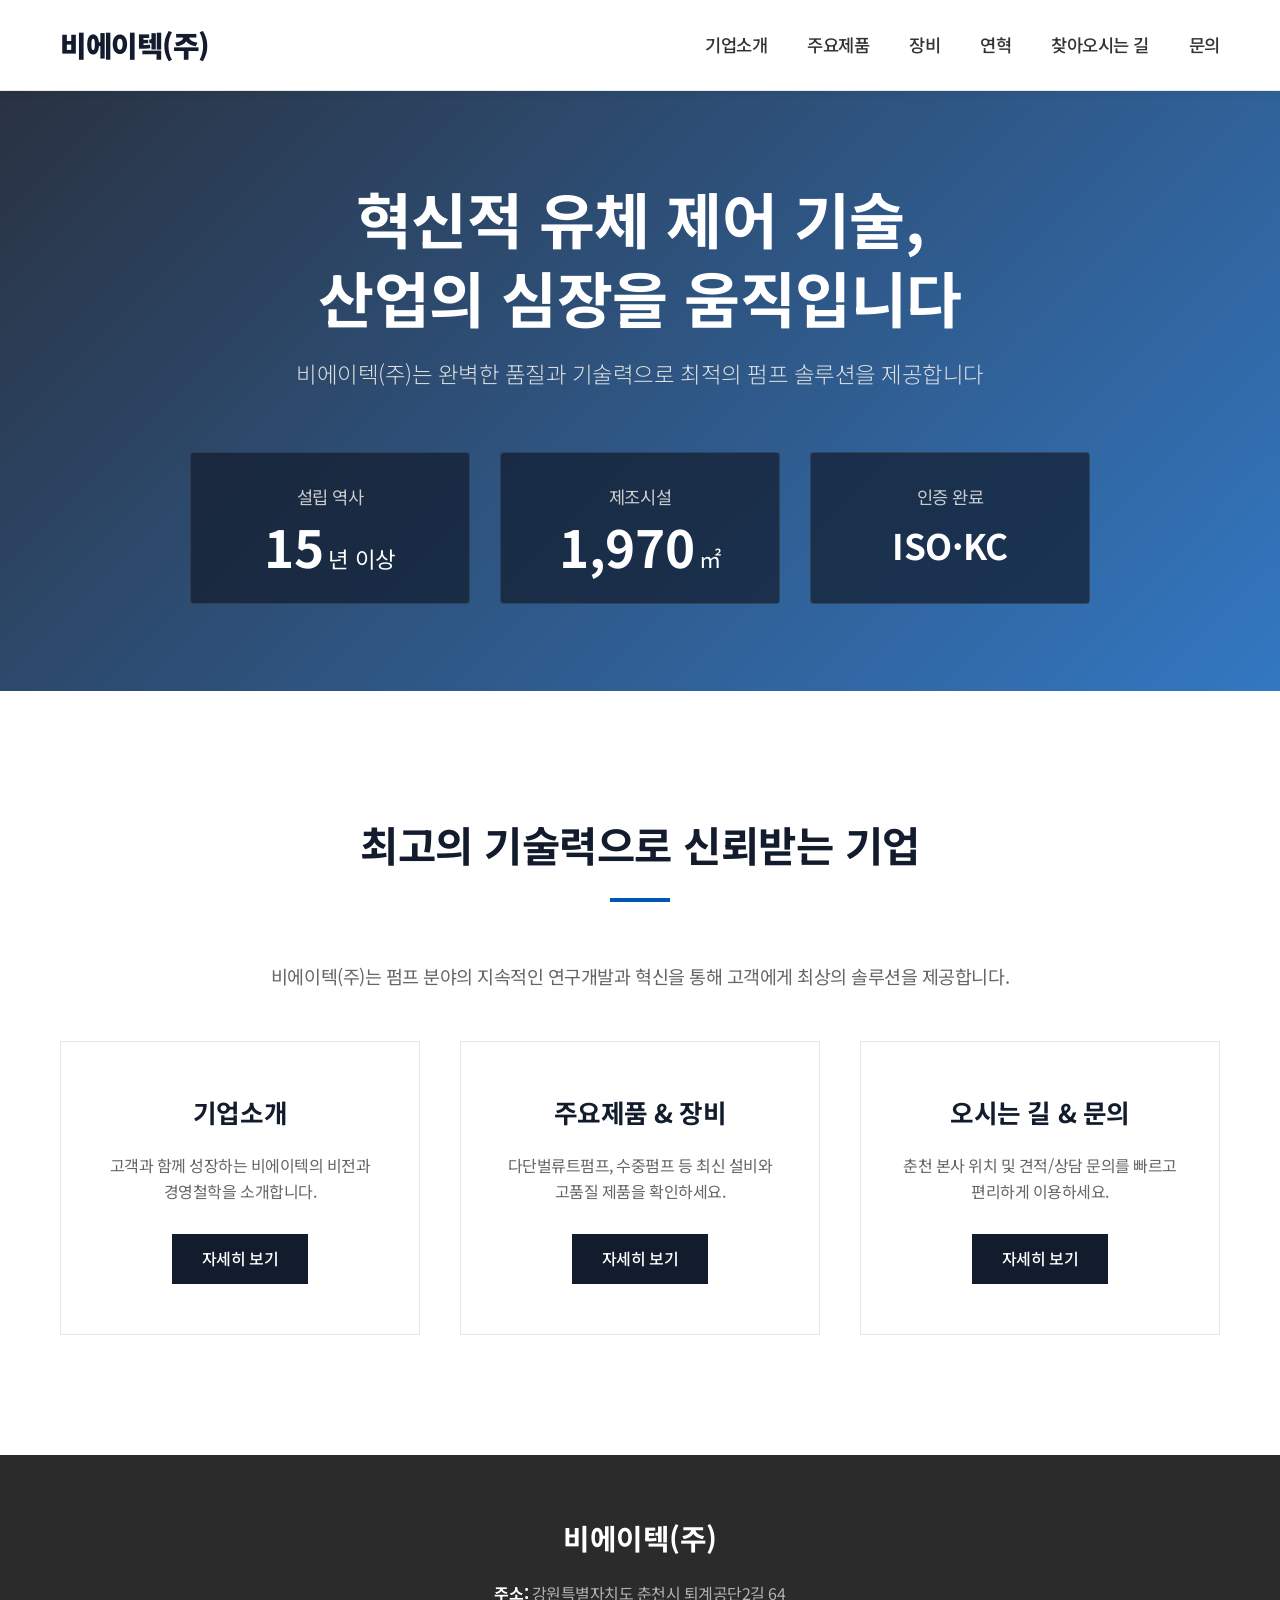
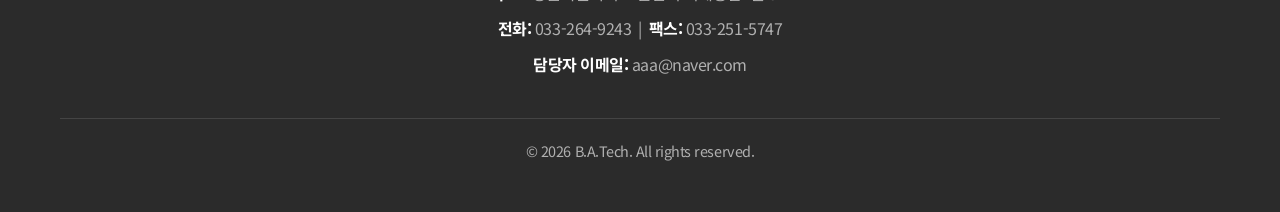
<file: index.html>
<!DOCTYPE html>
<html lang="ko">
<head>
    <meta charset="UTF-8">
    <meta name="viewport" content="width=device-width, initial-scale=1.0">
    <title>비에이텍(주) - Blue Advanced Technology</title>
    <link rel="stylesheet" href="style.css">
</head>
<body>
    <!-- 공통 Header (Sticky 적용됨) -->
    <header class="header">
        <div class="container header-container">
            <div class="logo">
                <a href="index.html">비에이텍(주)</a>
            </div>
            <nav class="gnb">
                <ul>
                    <li><a href="intro.html">기업소개</a></li>
                    <li><a href="product.html">주요제품</a></li>
                    <li><a href="equipment.html">장비</a></li>
                    <li><a href="sales_history.html">연혁</a></li>
                    <li><a href="map.html">찾아오시는 길</a></li>
                    <li><a href="inquiry.html">문의</a></li>
                </ul>
            </nav>
            <div class="hamburger">
                <span></span>
                <span></span>
                <span></span>
            </div>
        </div>
    </header>

    <main>
        <!-- Hero Section -->
        <section class="hero">
            <div class="hero-content">
                <h1>혁신적 유체 제어 기술,<br>산업의 심장을 움직입니다</h1>
                <p>비에이텍(주)는 완벽한 품질과 기술력으로 최적의 펌프 솔루션을 제공합니다</p>
                
                <div class="hero-stats">
                    <div class="stat-item">
                        <span class="stat-label">설립 역사</span>
                        <span class="stat-num">15<span class="stat-unit">년 이상</span></span>
                    </div>
                    <div class="stat-item">
                        <span class="stat-label">제조시설</span>
                        <span class="stat-num">1,970<span class="stat-unit">㎡</span></span>
                    </div>
                    <div class="stat-item">
                        <span class="stat-label">인증 완료</span>
                        <span class="stat-num" style="font-size: 2.2rem; line-height: 1.36;">ISO·KC</span>
                    </div>
                </div>
            </div>
        </section>

        <!-- Landing Overview Section -->
        <section class="section">
            <div class="container">
                <h2 class="section-title">최고의 기술력으로 신뢰받는 기업</h2>
                <div class="content-text">
                    <p>비에이텍(주)는 펌프 분야의 지속적인 연구개발과 혁신을 통해 고객에게 최상의 솔루션을 제공합니다.</p>
                </div>
                
                <div class="landing-grid">
                    <div class="landing-card">
                        <h3>기업소개</h3>
                        <p>고객과 함께 성장하는 비에이텍의 비전과 경영철학을 소개합니다.</p>
                        <a href="intro.html" class="btn-more">자세히 보기</a>
                    </div>
                    <div class="landing-card">
                        <h3>주요제품 & 장비</h3>
                        <p>다단벌류트펌프, 수중펌프 등 최신 설비와 고품질 제품을 확인하세요.</p>
                        <a href="product.html" class="btn-more">자세히 보기</a>
                    </div>
                    <div class="landing-card">
                        <h3>오시는 길 & 문의</h3>
                        <p>춘천 본사 위치 및 견적/상담 문의를 빠르고 편리하게 이용하세요.</p>
                        <a href="map.html" class="btn-more">자세히 보기</a>
                    </div>
                </div>
            </div>
        </section>
    </main>

    <!-- 공통 Footer (무게감 있는 어두운 그레이 배경) -->
    <footer class="footer">
        <div class="container">
            <div class="footer-info">
                <h2>비에이텍(주)</h2>
                <p><strong>주소:</strong> 강원특별자치도 춘천시 퇴계공단2길 64</p>
                <p><strong>전화:</strong> 033-264-9243 &nbsp;|&nbsp; <strong>팩스:</strong> 033-251-5747</p>
                <p><strong>담당자 이메일:</strong> aaa@naver.com</p>
                <p class="copyright">&copy; 2026 B.A.Tech. All rights reserved.</p>
            </div>
        </div>
    </footer>

    <script src="script.js"></script>
</body>
</html>
</file>
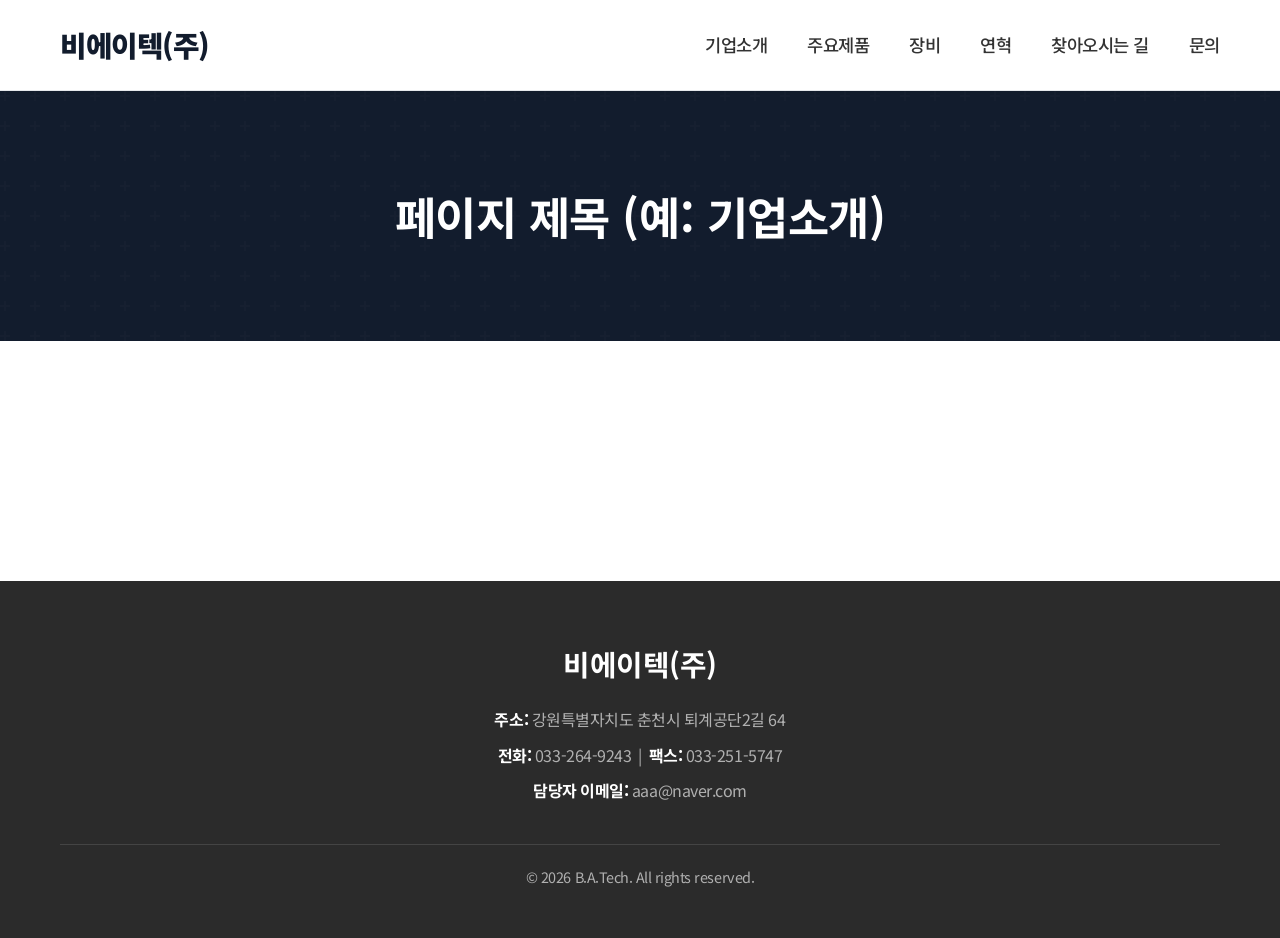
<file: _template.html>
<!DOCTYPE html>
<html lang="ko">
<head>
    <meta charset="UTF-8">
    <meta name="viewport" content="width=device-width, initial-scale=1.0">
    <title>비에이텍(주) - 페이지 제목</title>
    <!-- 방금 작성한 공통 스타일시트 연결 -->
    <link rel="stylesheet" href="style.css">
</head>
<body>
    <!-- 공통 Header (Sticky 적용됨) -->
    <header class="header">
        <div class="container header-container">
            <div class="logo">
                <a href="index.html">비에이텍(주)</a>
            </div>
            <!-- GNB (메인 메뉴) -->
            <nav class="gnb">
                <ul>
                    <li><a href="intro.html">기업소개</a></li>
                    <li><a href="product.html">주요제품</a></li>
                    <li><a href="equipment.html">장비</a></li>
                    <li><a href="sales_history.html">연혁</a></li>
                    <li><a href="map.html">찾아오시는 길</a></li>
                    <li><a href="inquiry.html">문의</a></li>
                </ul>
            </nav>
            <!-- 모바일용 햄버거 메뉴 -->
            <div class="hamburger">
                <span></span>
                <span></span>
                <span></span>
            </div>
        </div>
    </header>

    <main>
        <!-- 공통 Subpage Banner (Page Header) -->
        <!-- *주의*: 메인 페이지(index.html)에서는 이 부분을 지우고 이전에 만든 Hero Section을 사용하세요. -->
        <div class="page-header">
            <!-- 각 서브페이지에 맞게 제목을 변경하세요 -->
            <h1>페이지 제목 (예: 기업소개)</h1>
        </div>

        <!-- 본문 내용이 들어갈 섹션 (padding이 넉넉하게 적용된 빈 공간) -->
        <section class="section">
            <div class="container">
                <!-- ============================================== -->
                <!-- 이곳에 각 페이지에 맞는 본문 HTML을 넣어주세요 -->
                <!-- ============================================== -->
                
            </div>
        </section>
    </main>

    <!-- 공통 Footer (무게감 있는 어두운 그레이 배경) -->
    <footer class="footer">
        <div class="container">
            <div class="footer-info">
                <h2>비에이텍(주)</h2>
                <p><strong>주소:</strong> 강원특별자치도 춘천시 퇴계공단2길 64</p>
                <p><strong>전화:</strong> 033-264-9243 &nbsp;|&nbsp; <strong>팩스:</strong> 033-251-5747</p>
                <p><strong>담당자 이메일:</strong> aaa@naver.com</p>
                <p class="copyright">&copy; 2026 B.A.Tech. All rights reserved.</p>
            </div>
        </div>
    </footer>

    <!-- 공통 스크립트 파일 연결 -->
    <script src="script.js"></script>
</body>
</html>
</file>
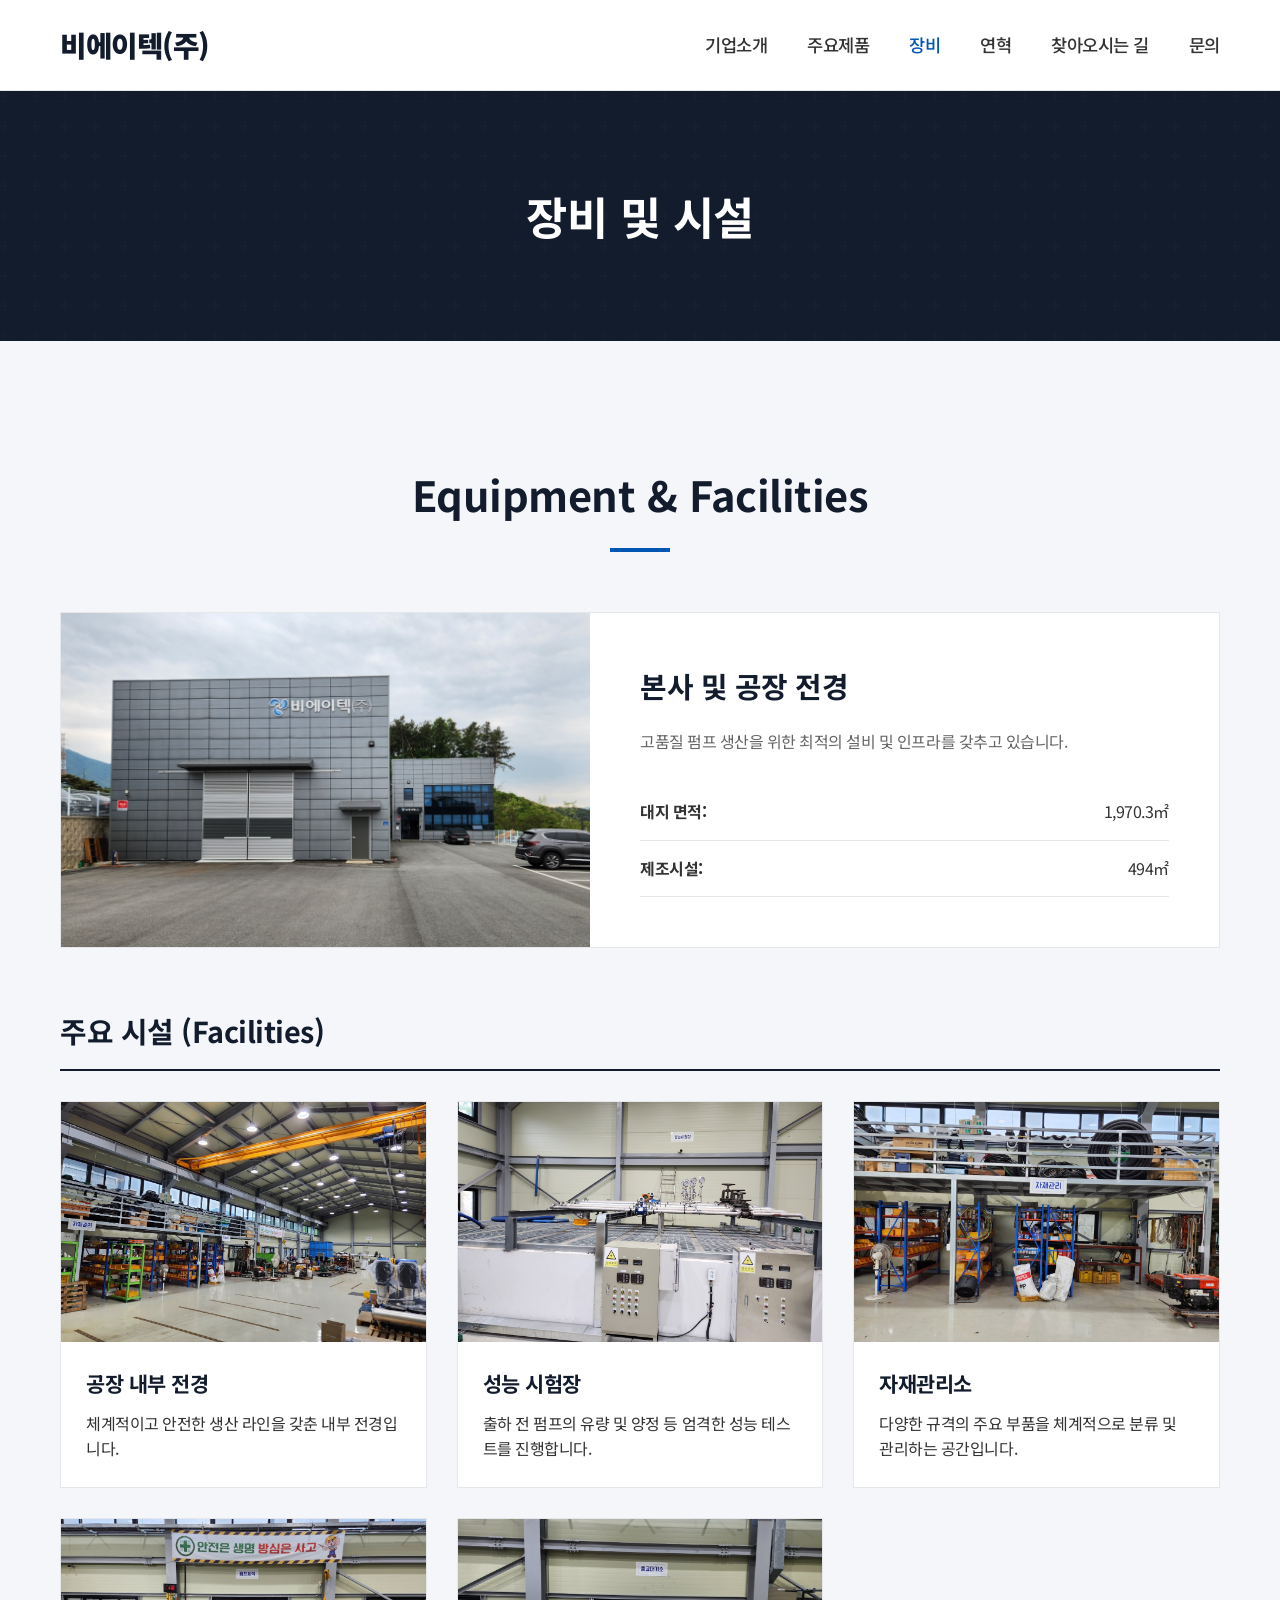
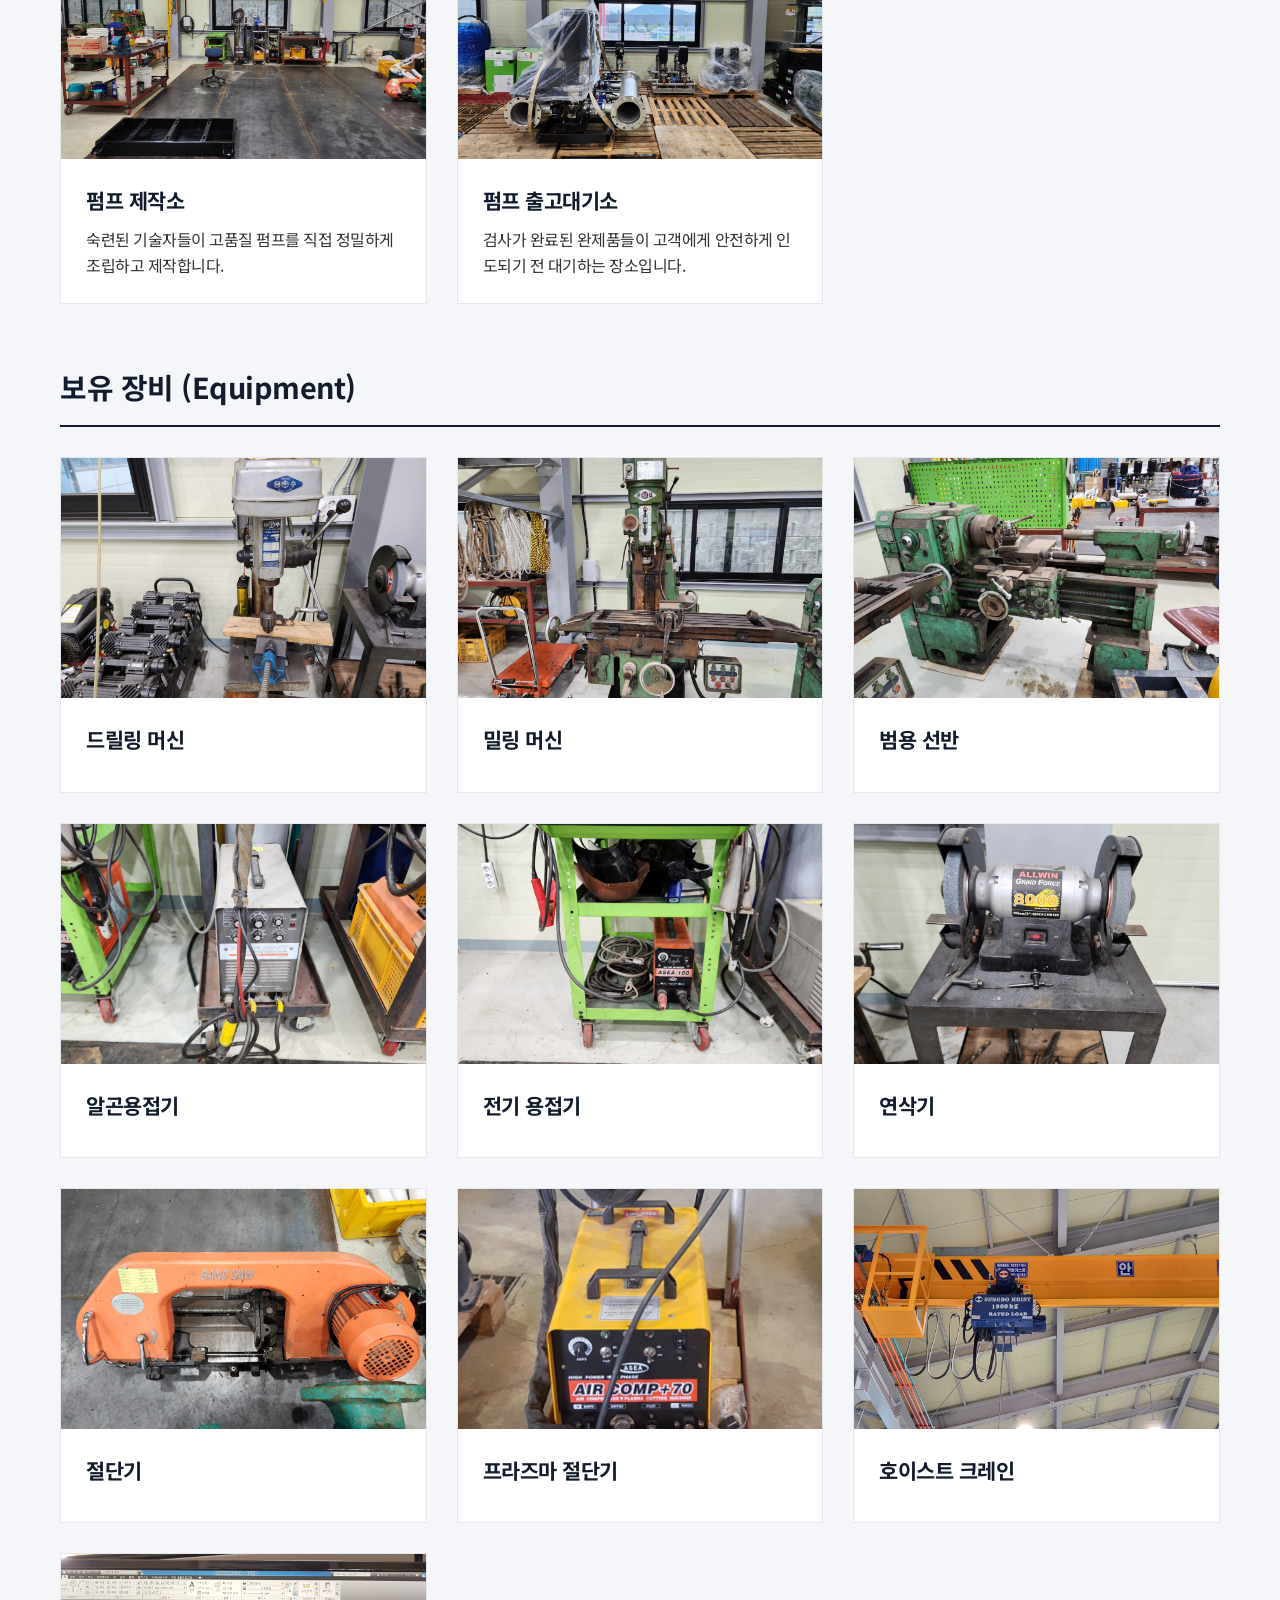
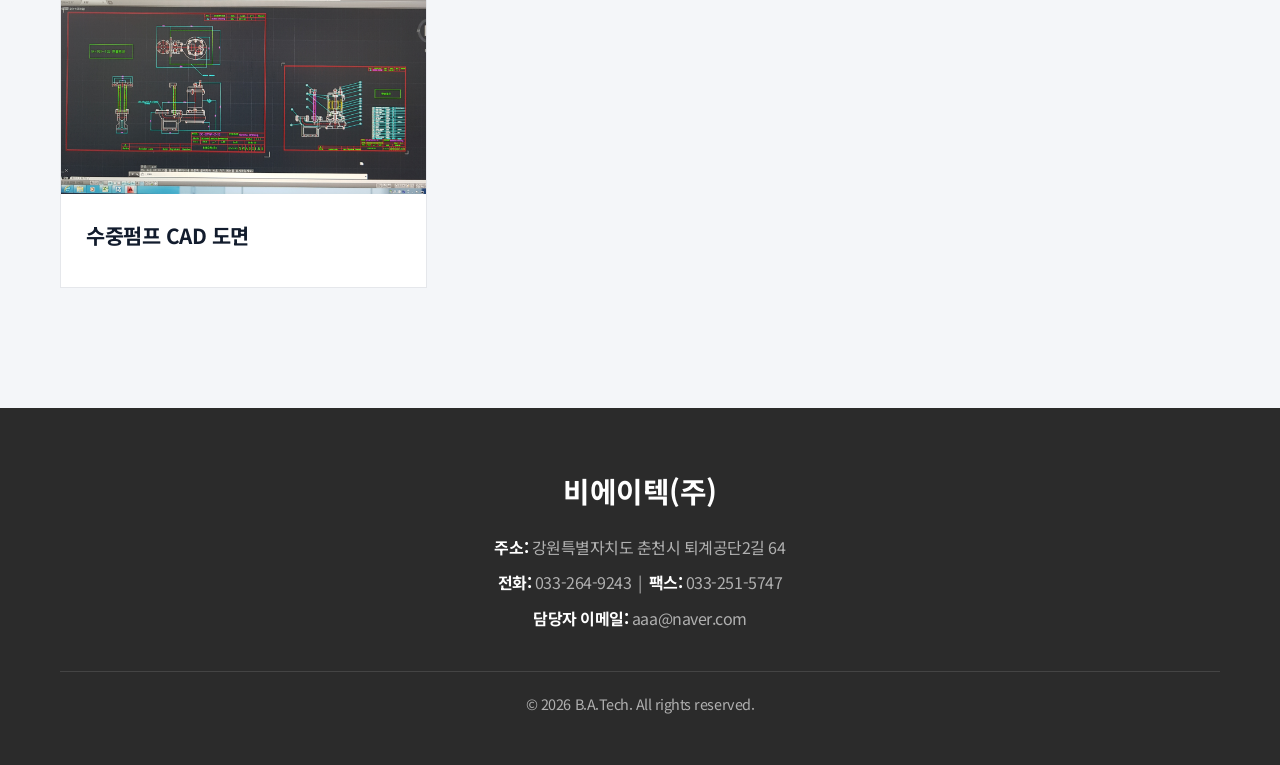
<file: equipment.html>
<!DOCTYPE html>
<html lang="ko">
<head>
    <meta charset="UTF-8">
    <meta name="viewport" content="width=device-width, initial-scale=1.0">
    <title>장비 및 시설 - 비에이텍(주)</title>
    <link rel="stylesheet" href="style.css">
</head>
<body>
    <header class="header">
        <div class="container header-container">
            <div class="logo">
                <a href="index.html">비에이텍(주)</a>
            </div>
            <nav class="gnb">
                <ul>
                    <li><a href="intro.html">기업소개</a></li>
                    <li><a href="product.html">주요제품</a></li>
                    <li><a href="equipment.html" style="color:var(--primary-blue)">장비</a></li>
                    <li><a href="sales_history.html">연혁</a></li>
                    <li><a href="map.html">찾아오시는 길</a></li>
                    <li><a href="inquiry.html">문의</a></li>
                </ul>
            </nav>
            <div class="hamburger">
                <span></span>
                <span></span>
                <span></span>
            </div>
        </div>
    </header>

    <main>
        <div class="page-header">
            <h1>장비 및 시설</h1>
        </div>

        <section class="section bg-light">
            <div class="container">
                <h2 class="section-title">Equipment & Facilities</h2>
                
                <!-- Factory Overview -->
                <div class="factory-overview">
                    <div class="factory-image">
                        <img src="../images/공장 외부 전경.png" alt="본사 및 공장 전경">
                    </div>
                    <div class="factory-details">
                        <h3>본사 및 공장 전경</h3>
                        <p>고품질 펌프 생산을 위한 최적의 설비 및 인프라를 갖추고 있습니다.</p>
                        <ul>
                            <li><strong>대지 면적:</strong> 1,970.3㎡</li>
                            <li><strong>제조시설:</strong> 494㎡</li>
                        </ul>
                    </div>
                </div>

                <!-- Facilities & Zones Gallery Grid -->
                <h3 class="subsection-title">주요 시설 (Facilities)</h3>
                <div class="equipment-grid" style="margin-bottom: 60px;">
                    <div class="equipment-card">
                        <div class="equipment-img-box">
                            <img src="../images/공장 내부 전경.png" alt="공장 내부 전경">
                        </div>
                        <div class="equipment-info">
                            <h4>공장 내부 전경</h4>
                            <p>체계적이고 안전한 생산 라인을 갖춘 내부 전경입니다.</p>
                        </div>
                    </div>
                    <div class="equipment-card">
                        <div class="equipment-img-box">
                            <img src="../images/성능 시험장.png" alt="성능 시험장">
                        </div>
                        <div class="equipment-info">
                            <h4>성능 시험장</h4>
                            <p>출하 전 펌프의 유량 및 양정 등 엄격한 성능 테스트를 진행합니다.</p>
                        </div>
                    </div>
                    <div class="equipment-card">
                        <div class="equipment-img-box">
                            <img src="../images/자재관리소.png" alt="자재관리소">
                        </div>
                        <div class="equipment-info">
                            <h4>자재관리소</h4>
                            <p>다양한 규격의 주요 부품을 체계적으로 분류 및 관리하는 공간입니다.</p>
                        </div>
                    </div>
                    <div class="equipment-card">
                        <div class="equipment-img-box">
                            <img src="../images/펌프 제작소.png" alt="펌프 제작소">
                        </div>
                        <div class="equipment-info">
                            <h4>펌프 제작소</h4>
                            <p>숙련된 기술자들이 고품질 펌프를 직접 정밀하게 조립하고 제작합니다.</p>
                        </div>
                    </div>
                    <div class="equipment-card">
                        <div class="equipment-img-box">
                            <img src="../images/펌프 출고대기소.png" alt="펌프 출고대기소">
                        </div>
                        <div class="equipment-info">
                            <h4>펌프 출고대기소</h4>
                            <p>검사가 완료된 완제품들이 고객에게 안전하게 인도되기 전 대기하는 장소입니다.</p>
                        </div>
                    </div>
                </div>

                <!-- Major Equipment Gallery Grid -->
                <h3 class="subsection-title">보유 장비 (Equipment)</h3>
                <div class="equipment-grid">
                    <div class="equipment-card">
                        <div class="equipment-img-box">
                            <img src="../images/드릴.png" alt="드릴링 머신">
                        </div>
                        <div class="equipment-info">
                            <h4>드릴링 머신</h4>
                        </div>
                    </div>
                    <div class="equipment-card">
                        <div class="equipment-img-box">
                            <img src="../images/밀링 머신.png" alt="밀링 머신">
                        </div>
                        <div class="equipment-info">
                            <h4>밀링 머신</h4>
                        </div>
                    </div>
                    <div class="equipment-card">
                        <div class="equipment-img-box">
                            <img src="../images/선반.png" alt="범용 선반">
                        </div>
                        <div class="equipment-info">
                            <h4>범용 선반</h4>
                        </div>
                    </div>
                    <div class="equipment-card">
                        <div class="equipment-img-box">
                            <img src="../images/알곤용접기.png" alt="알곤용접기">
                        </div>
                        <div class="equipment-info">
                            <h4>알곤용접기</h4>
                        </div>
                    </div>
                    <div class="equipment-card">
                        <div class="equipment-img-box">
                            <img src="../images/전기 용접기.png" alt="전기 용접기">
                        </div>
                        <div class="equipment-info">
                            <h4>전기 용접기</h4>
                        </div>
                    </div>
                    <div class="equipment-card">
                        <div class="equipment-img-box">
                            <img src="../images/연삭기.png" alt="연삭기">
                        </div>
                        <div class="equipment-info">
                            <h4>연삭기</h4>
                        </div>
                    </div>
                    <div class="equipment-card">
                        <div class="equipment-img-box">
                            <img src="../images/절단기.png" alt="절단기">
                        </div>
                        <div class="equipment-info">
                            <h4>절단기</h4>
                        </div>
                    </div>
                    <div class="equipment-card">
                        <div class="equipment-img-box">
                            <img src="../images/프라즈마 절단기.png" alt="프라즈마 절단기">
                        </div>
                        <div class="equipment-info">
                            <h4>프라즈마 절단기</h4>
                        </div>
                    </div>
                    <div class="equipment-card">
                        <div class="equipment-img-box">
                            <img src="../images/호이스트 크레인.png" alt="호이스트 크레인">
                        </div>
                        <div class="equipment-info">
                            <h4>호이스트 크레인</h4>
                        </div>
                    </div>
                    <div class="equipment-card">
                        <div class="equipment-img-box">
                            <img src="../images/수중펌프 CAD 도면.png" alt="수중펌프 CAD 도면">
                        </div>
                        <div class="equipment-info">
                            <h4>수중펌프 CAD 도면</h4>
                        </div>
                    </div>
                </div>

            </div>
        </section>
    </main>

    <footer class="footer">
        <div class="container">
            <div class="footer-info">
                <h2>비에이텍(주)</h2>
                <p><strong>주소:</strong> 강원특별자치도 춘천시 퇴계공단2길 64</p>
                <p><strong>전화:</strong> 033-264-9243 &nbsp;|&nbsp; <strong>팩스:</strong> 033-251-5747</p>
                <p><strong>담당자 이메일:</strong> aaa@naver.com</p>
                <p class="copyright">&copy; 2026 B.A.Tech. All rights reserved.</p>
            </div>
        </div>
    </footer>

    <script src="script.js"></script>
</body>
</html>
</file>
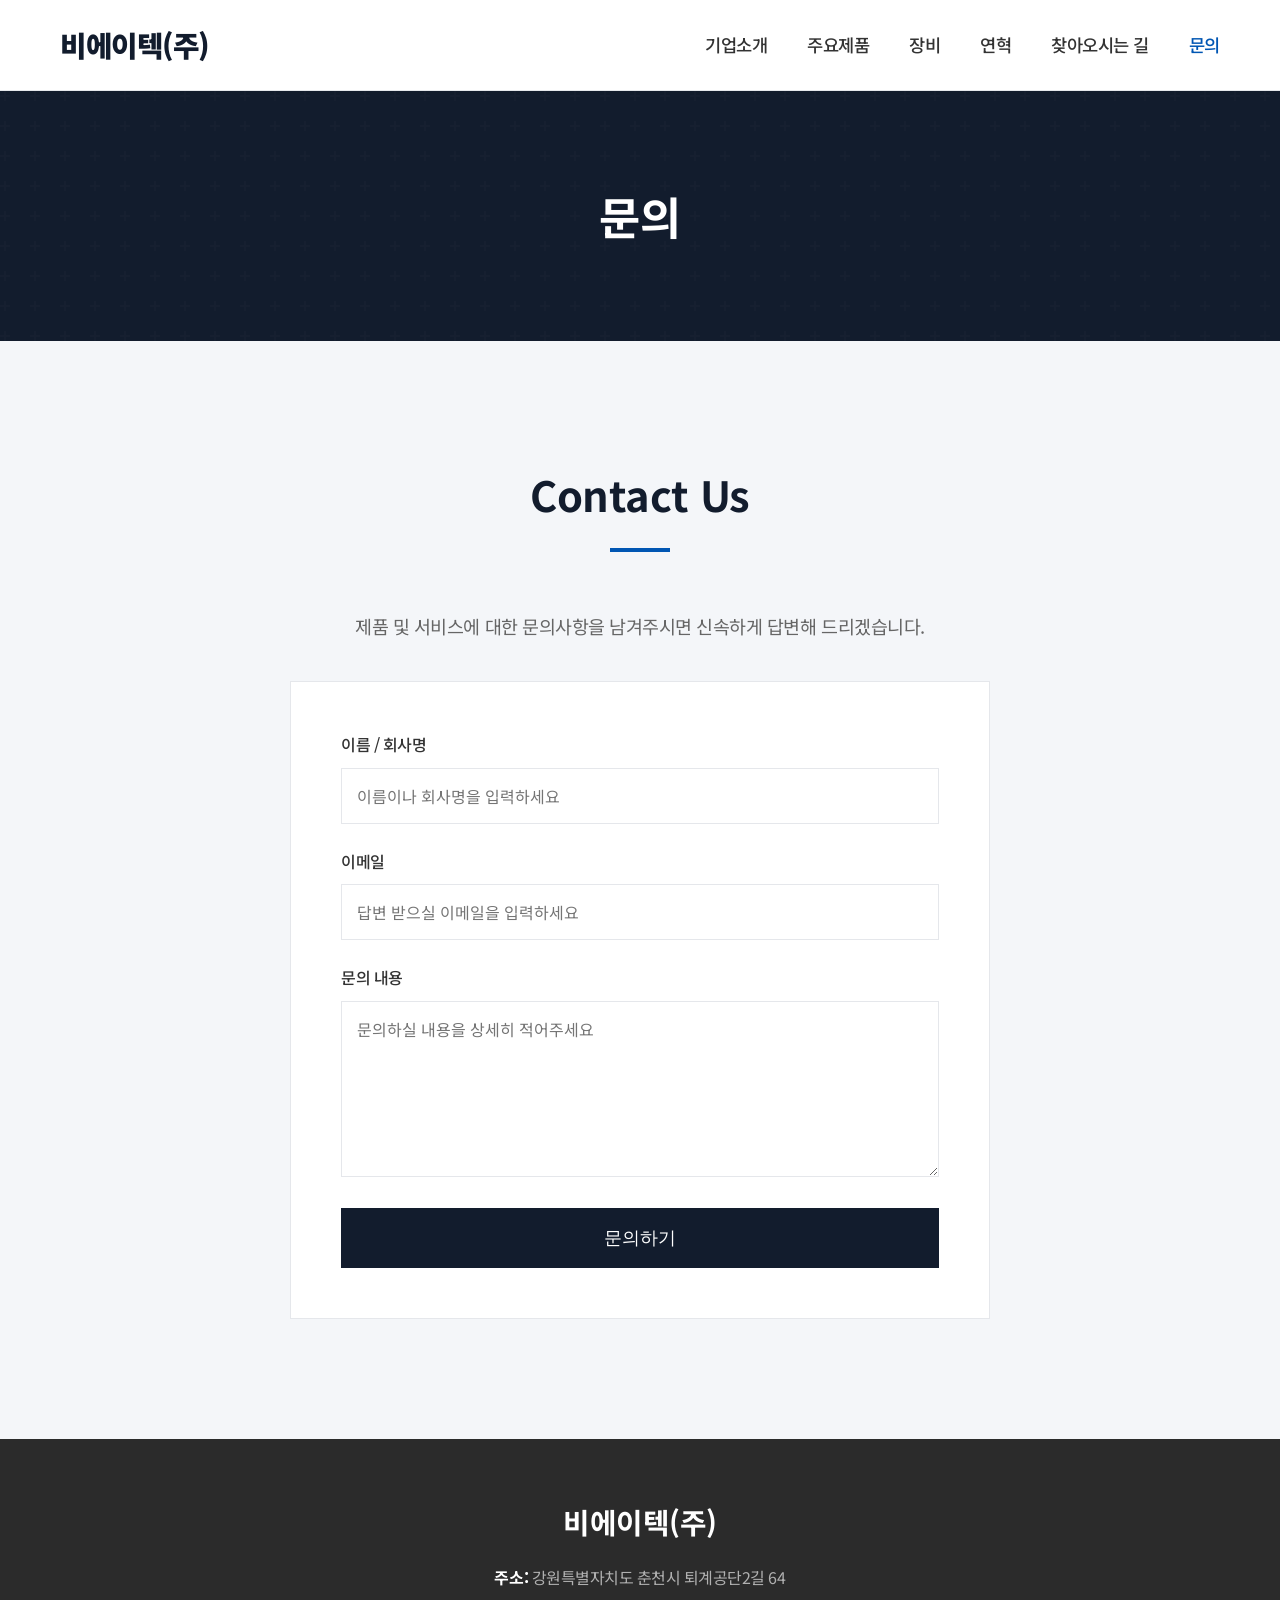
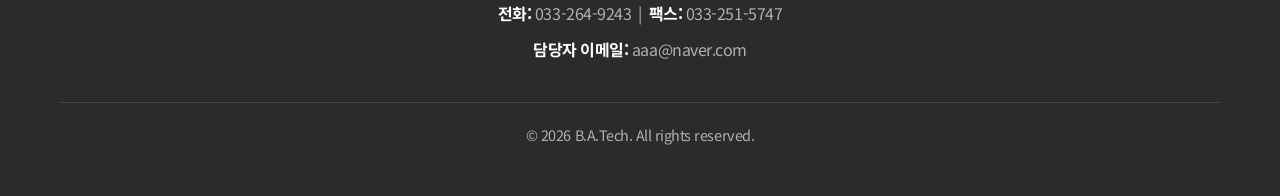
<file: inquiry.html>
<!DOCTYPE html>
<html lang="ko">
<head>
    <meta charset="UTF-8">
    <meta name="viewport" content="width=device-width, initial-scale=1.0">
    <title>문의 - 비에이텍(주)</title>
    <link rel="stylesheet" href="style.css">
</head>
<body>
    <header class="header">
        <div class="container header-container">
            <div class="logo">
                <a href="index.html">비에이텍(주)</a>
            </div>
            <nav class="gnb">
                <ul>
                    <li><a href="intro.html">기업소개</a></li>
                    <li><a href="product.html">주요제품</a></li>
                    <li><a href="equipment.html">장비</a></li>
                    <li><a href="sales_history.html">연혁</a></li>
                    <li><a href="map.html">찾아오시는 길</a></li>
                    <li><a href="inquiry.html" style="color:var(--primary-blue)">문의</a></li>
                </ul>
            </nav>
            <div class="hamburger">
                <span></span>
                <span></span>
                <span></span>
            </div>
        </div>
    </header>

    <main>
        <div class="page-header">
            <h1>문의</h1>
        </div>

        <section class="section bg-light">
            <div class="container">
                <h2 class="section-title">Contact Us</h2>
                <div class="content-text" style="margin-bottom: 40px;">
                    <p>제품 및 서비스에 대한 문의사항을 남겨주시면 신속하게 답변해 드리겠습니다.</p>
                </div>
                <form class="contact-form" name="inquiry" method="POST" data-netlify="true">
                    <div class="form-group">
                        <label for="name">이름 / 회사명</label>
                        <input type="text" id="name" name="name" required placeholder="이름이나 회사명을 입력하세요">
                    </div>
                    <div class="form-group">
                        <label for="email">이메일</label>
                        <input type="email" id="email" name="email" required placeholder="답변 받으실 이메일을 입력하세요">
                    </div>
                    <div class="form-group">
                        <label for="message">문의 내용</label>
                        <textarea id="message" name="message" rows="6" required placeholder="문의하실 내용을 상세히 적어주세요"></textarea>
                    </div>
                    <button type="submit" class="submit-btn">문의하기</button>
                </form>
            </div>
        </section>
    </main>

    <footer class="footer">
        <div class="container">
            <div class="footer-info">
                <h2>비에이텍(주)</h2>
                <p><strong>주소:</strong> 강원특별자치도 춘천시 퇴계공단2길 64</p>
                <p><strong>전화:</strong> 033-264-9243 &nbsp;|&nbsp; <strong>팩스:</strong> 033-251-5747</p>
                <p><strong>담당자 이메일:</strong> aaa@naver.com</p>
                <p class="copyright">&copy; 2026 B.A.Tech. All rights reserved.</p>
            </div>
        </div>
    </footer>

    <script src="script.js"></script>
</body>
</html>
</file>
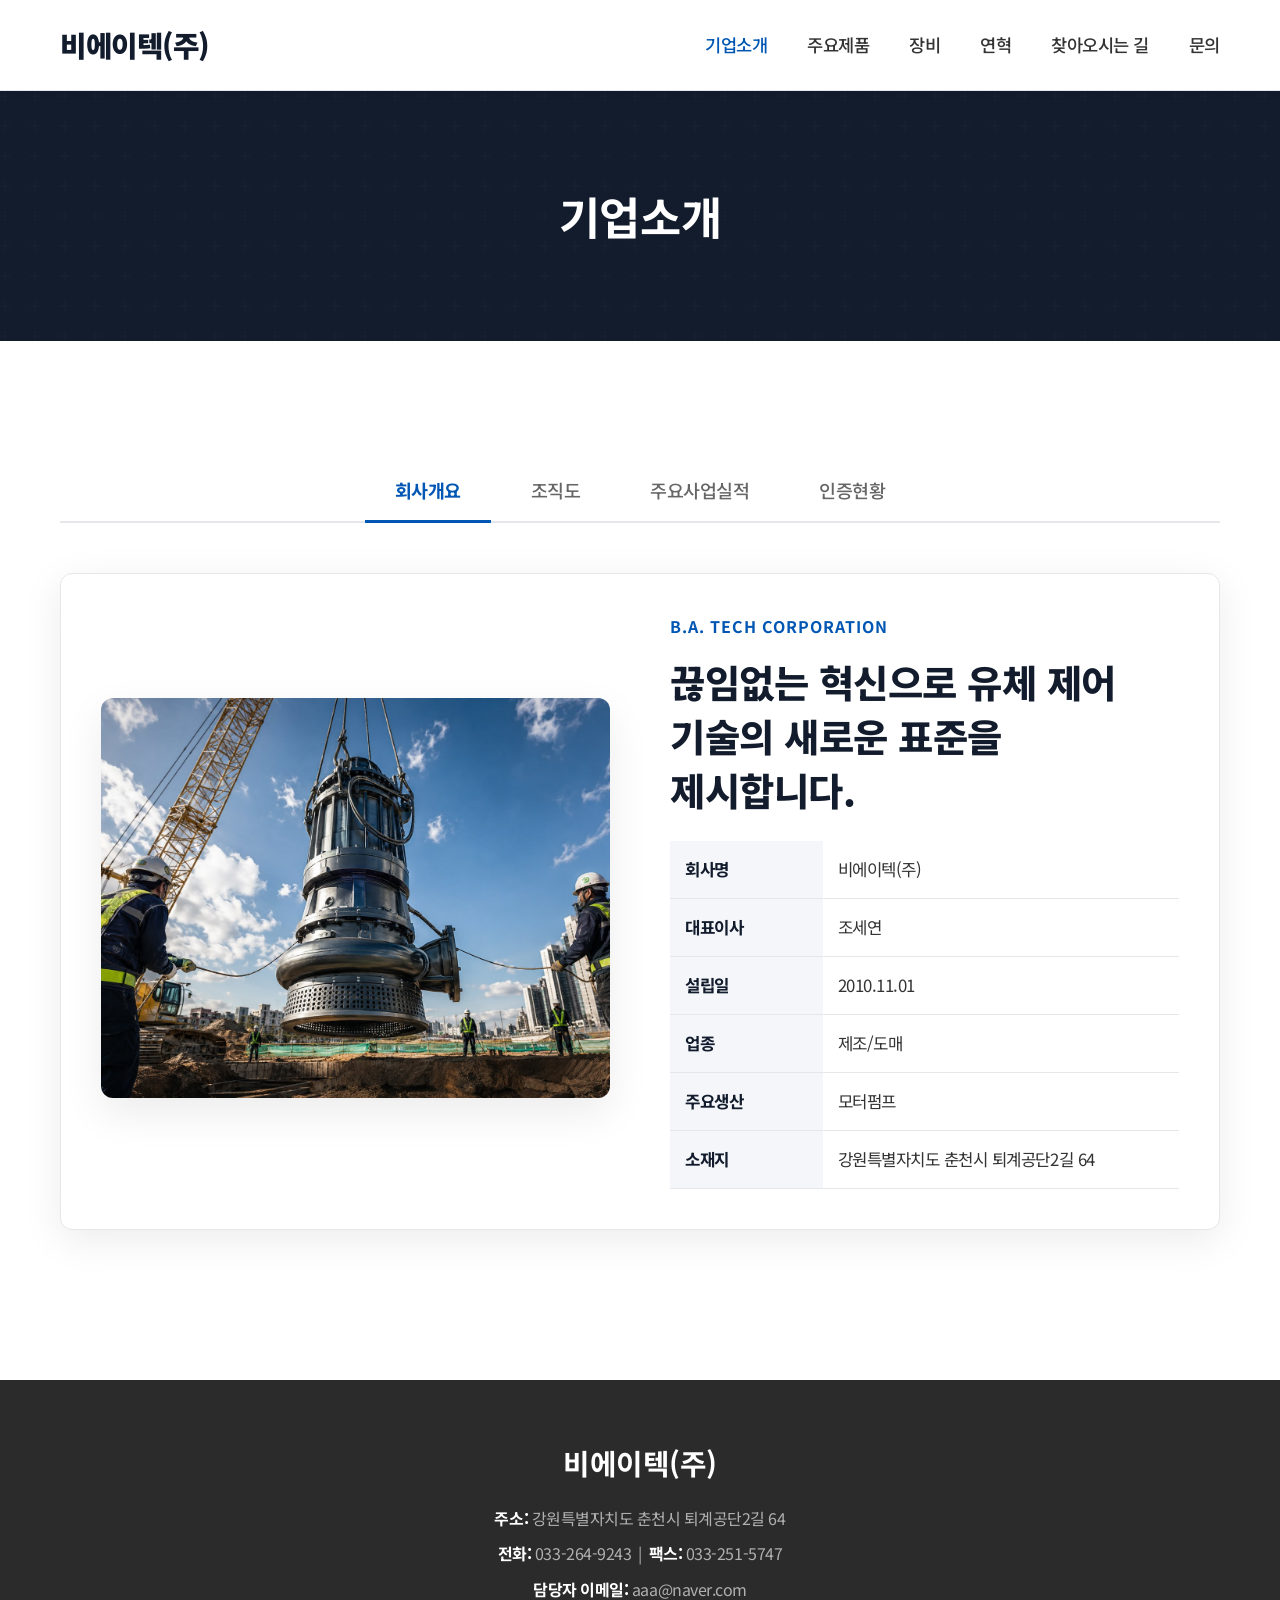
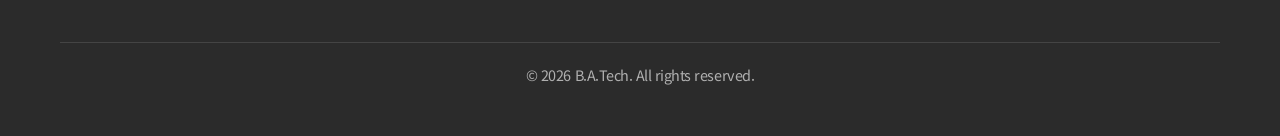
<file: intro.html>
<!DOCTYPE html>
<html lang="ko">
<head>
    <meta charset="UTF-8">
    <meta name="viewport" content="width=device-width, initial-scale=1.0">
    <title>기업소개 - 비에이텍(주)</title>
    <link rel="stylesheet" href="style.css">
</head>
<body>
    <header class="header">
        <div class="container header-container">
            <div class="logo">
                <a href="index.html">비에이텍(주)</a>
            </div>
            <nav class="gnb">
                <ul>
                    <li><a href="intro.html" style="color:var(--primary-blue)">기업소개</a></li>
                    <li><a href="product.html">주요제품</a></li>
                    <li><a href="equipment.html">장비</a></li>
                    <li><a href="sales_history.html">연혁</a></li>
                    <li><a href="map.html">찾아오시는 길</a></li>
                    <li><a href="inquiry.html">문의</a></li>
                </ul>
            </nav>
            <div class="hamburger">
                <span></span>
                <span></span>
                <span></span>
            </div>
        </div>
    </header>

    <main>
        <div class="page-header">
            <h1>기업소개</h1>
        </div>

        <section class="section">
            <div class="container">
                
                <!-- Tab Menu -->
                <ul class="tab-menu">
                    <li class="tab-btn active" data-target="#tab-overview">회사개요</li>
                    <li class="tab-btn" data-target="#tab-organization">조직도</li>
                    <li class="tab-btn" data-target="#tab-performance">주요사업실적</li>
                    <li class="tab-btn" data-target="#tab-certification">인증현황</li>
                </ul>

                <!-- Tab Contents -->
                <div class="tab-content-container">
                    
                    <!-- Tab 1: 회사개요 -->
                    <div id="tab-overview" class="tab-pane active">
                        <div class="about-split-section premium-card">
                            <div class="about-image-col">
                                <img src="../images/비에이텍 ai이미지 1.png" alt="비에이텍(주) 전경">
                            </div>
                            <div class="about-text-col">
                                <span class="about-subtitle">B.A. Tech Corporation</span>
                                <h2 class="about-main-copy">끊임없는 혁신으로 유체 제어 기술의 새로운 표준을 제시합니다.</h2>
                                
                                <table class="info-table">
                                    <tbody>
                                        <tr>
                                            <th>회사명</th>
                                            <td>비에이텍(주)</td>
                                        </tr>
                                        <tr>
                                            <th>대표이사</th>
                                            <td>조세연</td>
                                        </tr>
                                        <tr>
                                            <th>설립일</th>
                                            <td>2010.11.01</td>
                                        </tr>
                                        <tr>
                                            <th>업종</th>
                                            <td>제조/도매</td>
                                        </tr>
                                        <tr>
                                            <th>주요생산</th>
                                            <td>모터펌프</td>
                                        </tr>
                                        <tr>
                                            <th>소재지</th>
                                            <td>강원특별자치도 춘천시 퇴계공단2길 64</td>
                                        </tr>
                                    </tbody>
                                </table>
                            </div>
                        </div>
                    </div>

                    <!-- Tab 2: 조직도 -->
                    <div id="tab-organization" class="tab-pane">
                        <div class="org-chart-wrapper premium-card">
                            <h3 class="perf-title" style="text-align: center; margin-bottom: 40px;">조직도 및 업무분장</h3>
                            <div class="org-chart">
                                <div class="org-ceo">
                                    <div class="org-node ceo-node">
                                        <div style="font-size: 0.9em; opacity: 0.9;">대표이사</div>
                                        <div style="font-size: 1.2em; margin-top: 5px;">조세연</div>
                                    </div>
                                </div>
                                <div class="org-branches">
                                    <div class="branch-container">
                                        <div class="org-node branch-node">
                                            <div class="branch-name">생산부</div>
                                            <div class="branch-role">제품생산·원자재구입</div>
                                        </div>
                                        <div class="branch-members">
                                            <div class="member-node">정충구 부장</div>
                                            <div class="member-node">조태연 부장</div>
                                            <div class="member-node">김진수 과장</div>
                                        </div>
                                    </div>
                                    <div class="branch-container">
                                        <div class="org-node branch-node">
                                            <div class="branch-name">관리부</div>
                                            <div class="branch-role">계약 및 공정관리</div>
                                        </div>
                                        <div class="branch-members">
                                            <div class="member-node">이원석 이사</div>
                                            <div class="member-node">김홍인 실장</div>
                                        </div>
                                    </div>
                                    <div class="branch-container">
                                        <div class="org-node branch-node">
                                            <div class="branch-name">품질보증부</div>
                                            <div class="branch-role">품질관리 및 A/S</div>
                                        </div>
                                        <div class="branch-members">
                                            <div class="member-node">정영호 사원</div>
                                        </div>
                                    </div>
                                </div>
                            </div>
                        </div>
                    </div>

                    <!-- Tab 3: 주요사업실적 -->
                    <div id="tab-performance" class="tab-pane">
                        <div class="performance-card premium-card" style="box-shadow: 0 10px 40px rgba(0, 0, 0, 0.08);">
                            <h3 class="perf-title">주요 납품 실적</h3>
                            <p class="perf-desc">
                                비에이텍(주)는 뛰어난 기술력과 품질을 인정받아 전국의 다양한 지자체 및 공공기관에 펌프를 납품하고 있습니다.
                            </p>
                            <ul class="perf-list">
                                <li>춘천시 상하수도사업본부</li>
                                <li>철원군</li>
                                <li>홍천군</li>
                                <li>삼척시</li>
                                <li>양구군</li>
                            </ul>
                            <p class="perf-footer" style="margin-bottom: 40px;">등 다수 지자체 상하수도 및 농업용수 펌프 납품 실적 보유</p>
                            
                            <div style="text-align: center;">
                                <a href="../docs/주요사업실적.pdf" target="_blank" class="btn-more">주요사업실적 원본 보기(PDF)</a>
                            </div>
                        </div>
                    </div>

                    <!-- Tab 4: 인증현황 -->
                    <div id="tab-certification" class="tab-pane">
                        <div class="cert-grid">
                            <div class="cert-card premium-card">
                                <svg viewBox="0 0 100 100" width="60" height="60" style="margin-bottom: 20px;">
                                    <circle cx="50" cy="50" r="45" fill="none" stroke="#00529C" stroke-width="5"/>
                                    <text x="50" y="45" font-size="22" font-family="sans-serif" font-weight="900" fill="#0A192F" text-anchor="middle">ISO</text>
                                    <text x="50" y="75" font-size="20" font-family="sans-serif" font-weight="900" fill="#00529C" text-anchor="middle">9001</text>
                                </svg>
                                <h4>ISO 9001</h4>
                                <p>품질경영시스템 인증</p>
                                <iframe src="../docs/ISO9001인증서.pdf" style="width: 100%; height: 350px; border: 1px solid var(--border-color); border-radius: 8px; margin-top: 15px;"></iframe>
                                <a href="../docs/ISO9001인증서.pdf" target="_blank" class="btn-outline" style="margin-top: 20px; width: 100%;">새 창에서 크게 보기</a>
                            </div>
                            <div class="cert-card premium-card">
                                <svg viewBox="0 0 100 100" width="60" height="60" style="margin-bottom: 20px;">
                                    <rect x="10" y="25" width="80" height="50" fill="none" stroke="#00529C" stroke-width="6" rx="25"/>
                                    <text x="50" y="60" font-size="32" font-family="sans-serif" font-weight="900" fill="#0A192F" text-anchor="middle" letter-spacing="2">KC</text>
                                </svg>
                                <h4>KC 인증</h4>
                                <p>안전확인대상 생활화학제품</p>
                                <iframe src="../docs/KC인증서.pdf" style="width: 100%; height: 350px; border: 1px solid var(--border-color); border-radius: 8px; margin-top: 15px;"></iframe>
                                <a href="../docs/KC인증서.pdf" target="_blank" class="btn-outline" style="margin-top: 20px; width: 100%;">새 창에서 크게 보기</a>
                            </div>
                            <div class="cert-card premium-card">
                                <svg viewBox="0 0 100 100" width="60" height="60" style="margin-bottom: 20px;">
                                    <rect x="10" y="20" width="35" height="60" fill="none" stroke="#0A192F" stroke-width="5" rx="4"/>
                                    <rect x="55" y="40" width="35" height="40" fill="none" stroke="#00529C" stroke-width="5" rx="4"/>
                                    <path d="M 10,40 L 45,40 M 55,60 L 90,60" stroke="#0A192F" stroke-width="5"/>
                                    <circle cx="27.5" cy="30" r="3" fill="#00529C"/>
                                    <circle cx="72.5" cy="50" r="3" fill="#0A192F"/>
                                </svg>
                                <h4>Main-Biz</h4>
                                <p>경영혁신형 중소기업</p>
                                <iframe src="../docs/메인비즈 확인서(기한27.09.13.).pdf" style="width: 100%; height: 350px; border: 1px solid var(--border-color); border-radius: 8px; margin-top: 15px;"></iframe>
                                <a href="../docs/메인비즈 확인서(기한27.09.13.).pdf" target="_blank" class="btn-outline" style="margin-top: 20px; width: 100%;">새 창에서 크게 보기</a>
                            </div>
                        </div>
                    </div>

                </div>
            </div>
        </section>
    </main>

    <footer class="footer">
        <div class="container">
            <div class="footer-info">
                <h2>비에이텍(주)</h2>
                <p><strong>주소:</strong> 강원특별자치도 춘천시 퇴계공단2길 64</p>
                <p><strong>전화:</strong> 033-264-9243 &nbsp;|&nbsp; <strong>팩스:</strong> 033-251-5747</p>
                <p><strong>담당자 이메일:</strong> aaa@naver.com</p>
                <p class="copyright">&copy; 2026 B.A.Tech. All rights reserved.</p>
            </div>
        </div>
    </footer>

    <script src="script.js"></script>
</body>
</html>
</file>
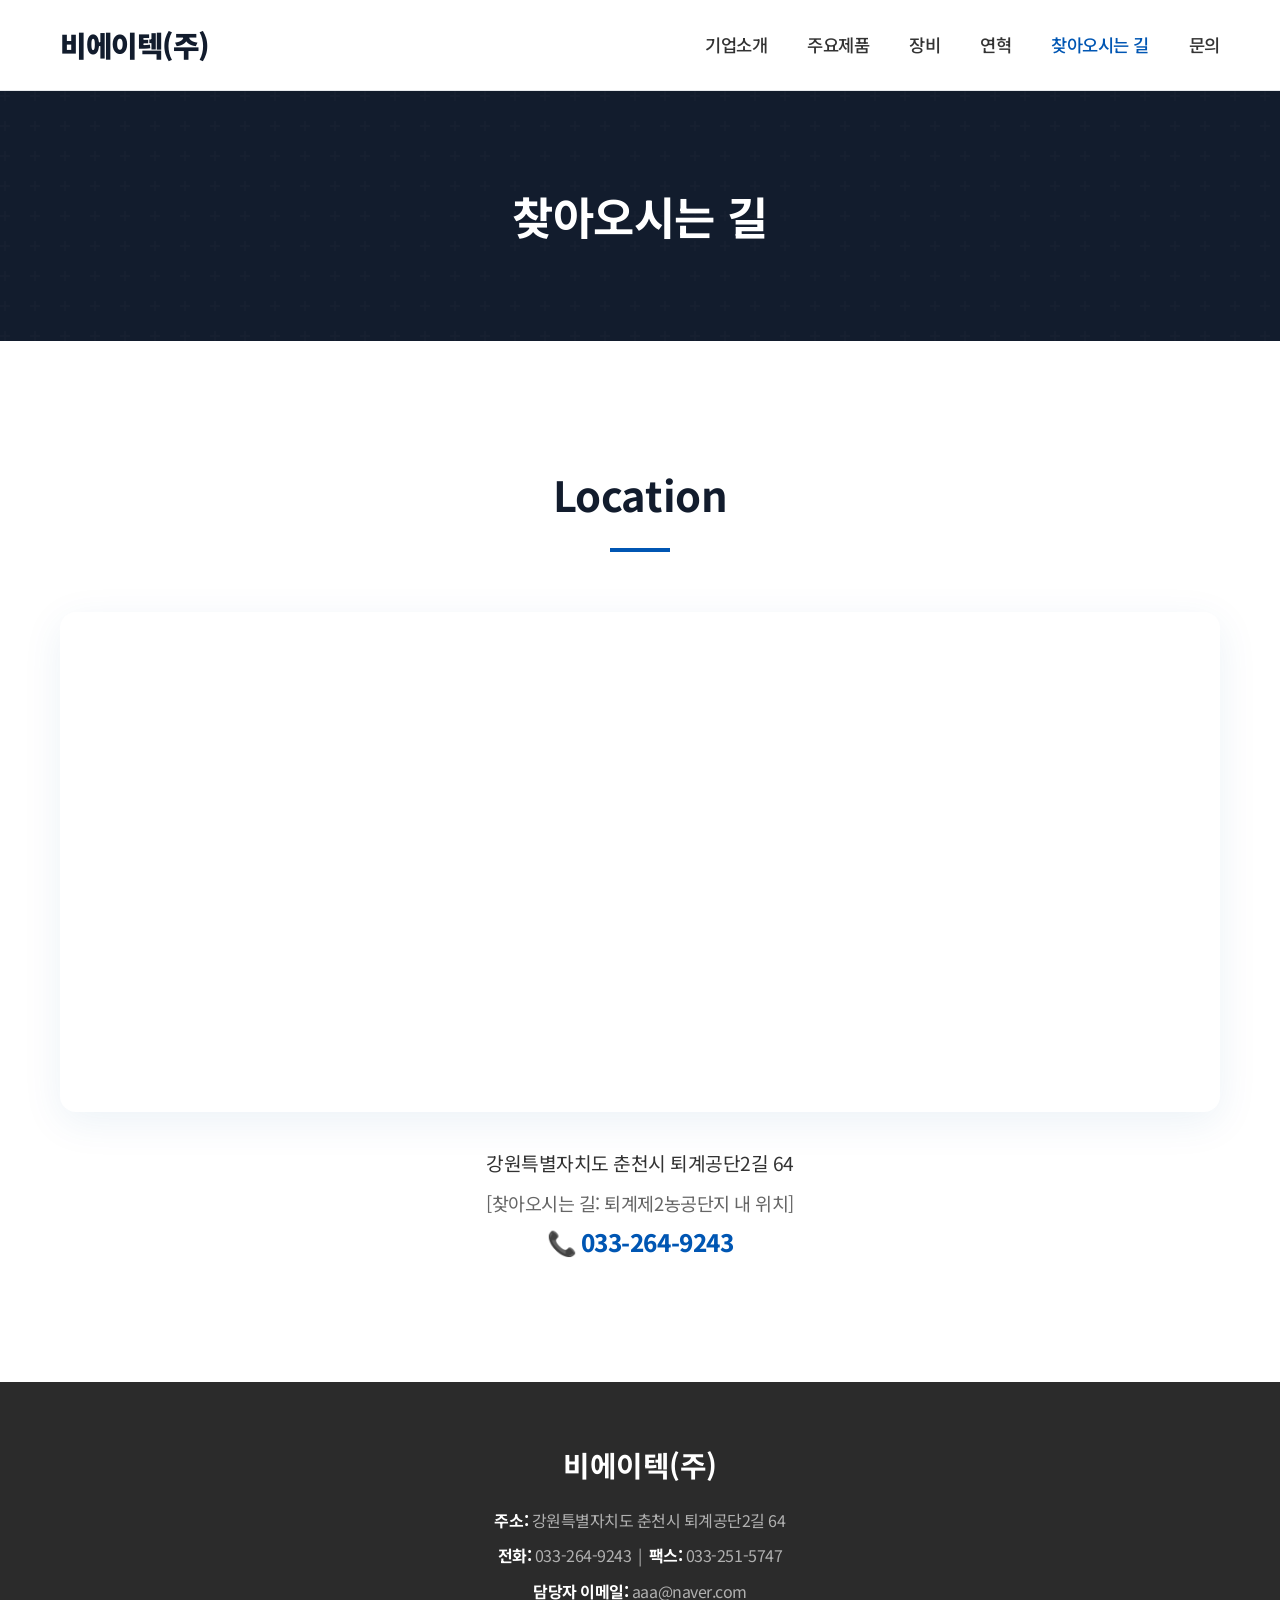
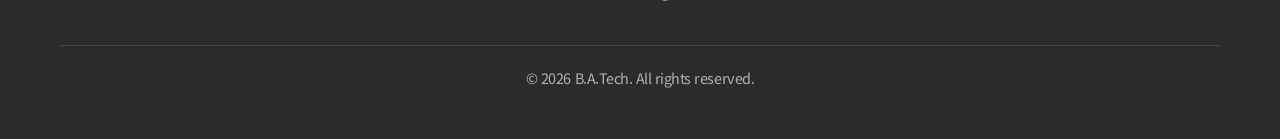
<file: map.html>
<!DOCTYPE html>
<html lang="ko">
<head>
    <meta charset="UTF-8">
    <meta name="viewport" content="width=device-width, initial-scale=1.0">
    <title>찾아오시는 길 - 비에이텍(주)</title>
    <link rel="stylesheet" href="style.css">
</head>
<body>
    <header class="header">
        <div class="container header-container">
            <div class="logo">
                <a href="index.html">비에이텍(주)</a>
            </div>
            <nav class="gnb">
                <ul>
                    <li><a href="intro.html">기업소개</a></li>
                    <li><a href="product.html">주요제품</a></li>
                    <li><a href="equipment.html">장비</a></li>
                    <li><a href="sales_history.html">연혁</a></li>
                    <li><a href="map.html" style="color:var(--primary-blue)">찾아오시는 길</a></li>
                    <li><a href="inquiry.html">문의</a></li>
                </ul>
            </nav>
            <div class="hamburger">
                <span></span>
                <span></span>
                <span></span>
            </div>
        </div>
    </header>

    <main>
        <div class="page-header">
            <h1>찾아오시는 길</h1>
        </div>

        <section class="section">
            <div class="container">
                <h2 class="section-title">Location</h2>
                <div class="map-wrapper">
                    <iframe src="https://maps.google.com/maps?q=강원특별자치도%20춘천시%20퇴계공단2길%2064&t=&z=15&ie=UTF8&iwloc=&output=embed" width="100%" height="500" style="border:0; border-radius: 16px; box-shadow: 0 10px 40px rgba(0, 95, 158, 0.08);" allowfullscreen="" loading="lazy" referrerpolicy="no-referrer-when-downgrade"></iframe>
                </div>
                <div class="map-info" style="text-align: center; margin-top: 30px;">
                    <p class="address-text" style="margin-bottom: 10px;">강원특별자치도 춘천시 퇴계공단2길 64</p>
                    <p class="map-desc" style="font-size: 1.15rem; color: var(--text-muted); margin-bottom: 5px;">[찾아오시는 길: 퇴계제2농공단지 내 위치]</p>
                    <p class="map-phone" style="font-size: 1.5rem; font-weight: 800; color: var(--primary-blue);">📞 033-264-9243</p>
                </div>
            </div>
        </section>
    </main>

    <footer class="footer">
        <div class="container">
            <div class="footer-info">
                <h2>비에이텍(주)</h2>
                <p><strong>주소:</strong> 강원특별자치도 춘천시 퇴계공단2길 64</p>
                <p><strong>전화:</strong> 033-264-9243 &nbsp;|&nbsp; <strong>팩스:</strong> 033-251-5747</p>
                <p><strong>담당자 이메일:</strong> aaa@naver.com</p>
                <p class="copyright">&copy; 2026 B.A.Tech. All rights reserved.</p>
            </div>
        </div>
    </footer>

    <script src="script.js"></script>
</body>
</html>
</file>
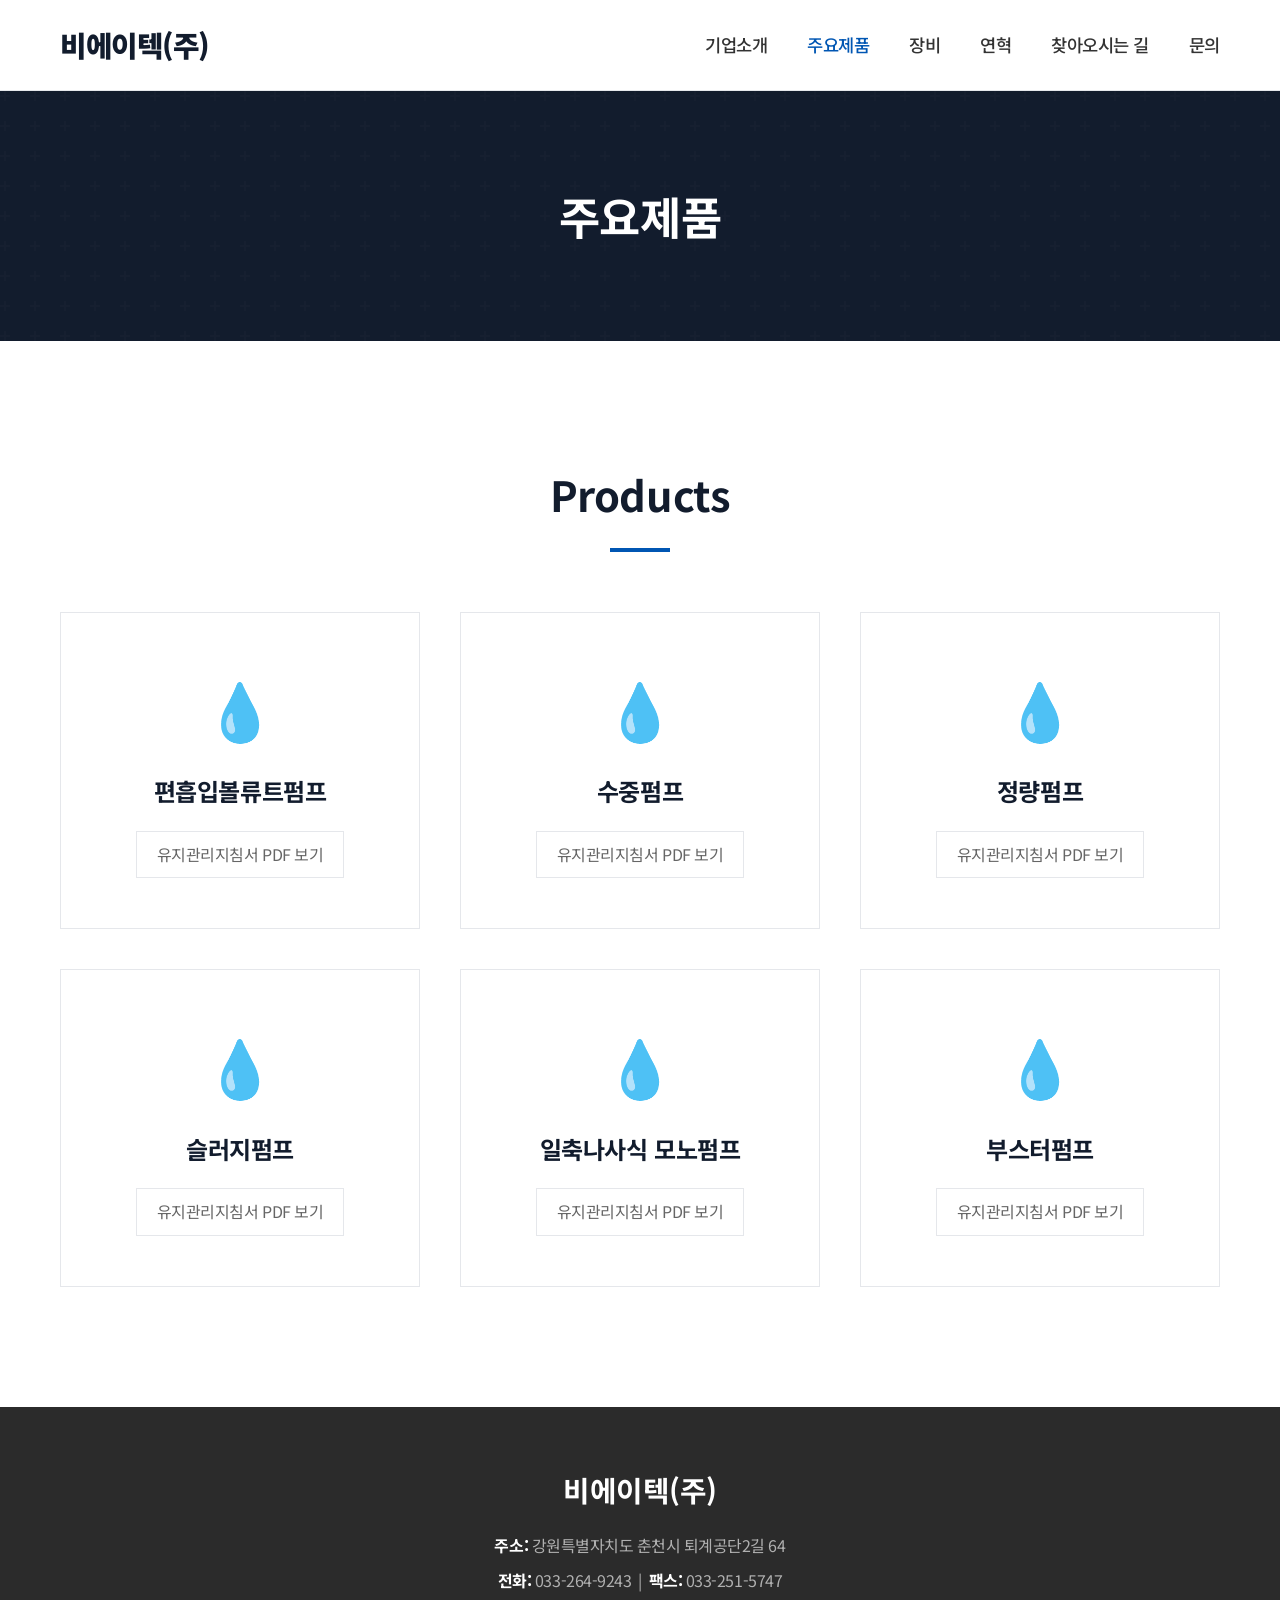
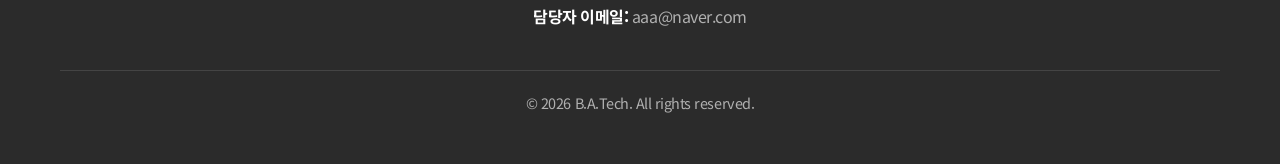
<file: product.html>
<!DOCTYPE html>
<html lang="ko">
<head>
    <meta charset="UTF-8">
    <meta name="viewport" content="width=device-width, initial-scale=1.0">
    <title>주요제품 - 비에이텍(주)</title>
    <link rel="stylesheet" href="style.css">
</head>
<body>
    <header class="header">
        <div class="container header-container">
            <div class="logo">
                <a href="index.html">비에이텍(주)</a>
            </div>
            <nav class="gnb">
                <ul>
                    <li><a href="intro.html">기업소개</a></li>
                    <li><a href="product.html" style="color:var(--primary-blue)">주요제품</a></li>
                    <li><a href="equipment.html">장비</a></li>
                    <li><a href="sales_history.html">연혁</a></li>
                    <li><a href="map.html">찾아오시는 길</a></li>
                    <li><a href="inquiry.html">문의</a></li>
                </ul>
            </nav>
            <div class="hamburger">
                <span></span>
                <span></span>
                <span></span>
            </div>
        </div>
    </header>

    <main>
        <div class="page-header">
            <h1>주요제품</h1>
        </div>

        <section class="section">
            <div class="container">
                <h2 class="section-title">Products</h2>
                <!-- JSON data will be rendered here -->
                <div id="products-container" class="products-grid"></div>
            </div>
        </section>
    </main>

    <footer class="footer">
        <div class="container">
            <div class="footer-info">
                <h2>비에이텍(주)</h2>
                <p><strong>주소:</strong> 강원특별자치도 춘천시 퇴계공단2길 64</p>
                <p><strong>전화:</strong> 033-264-9243 &nbsp;|&nbsp; <strong>팩스:</strong> 033-251-5747</p>
                <p><strong>담당자 이메일:</strong> aaa@naver.com</p>
                <p class="copyright">&copy; 2026 B.A.Tech. All rights reserved.</p>
            </div>
        </div>
    </footer>

    <script src="script.js"></script>
</body>
</html>
</file>
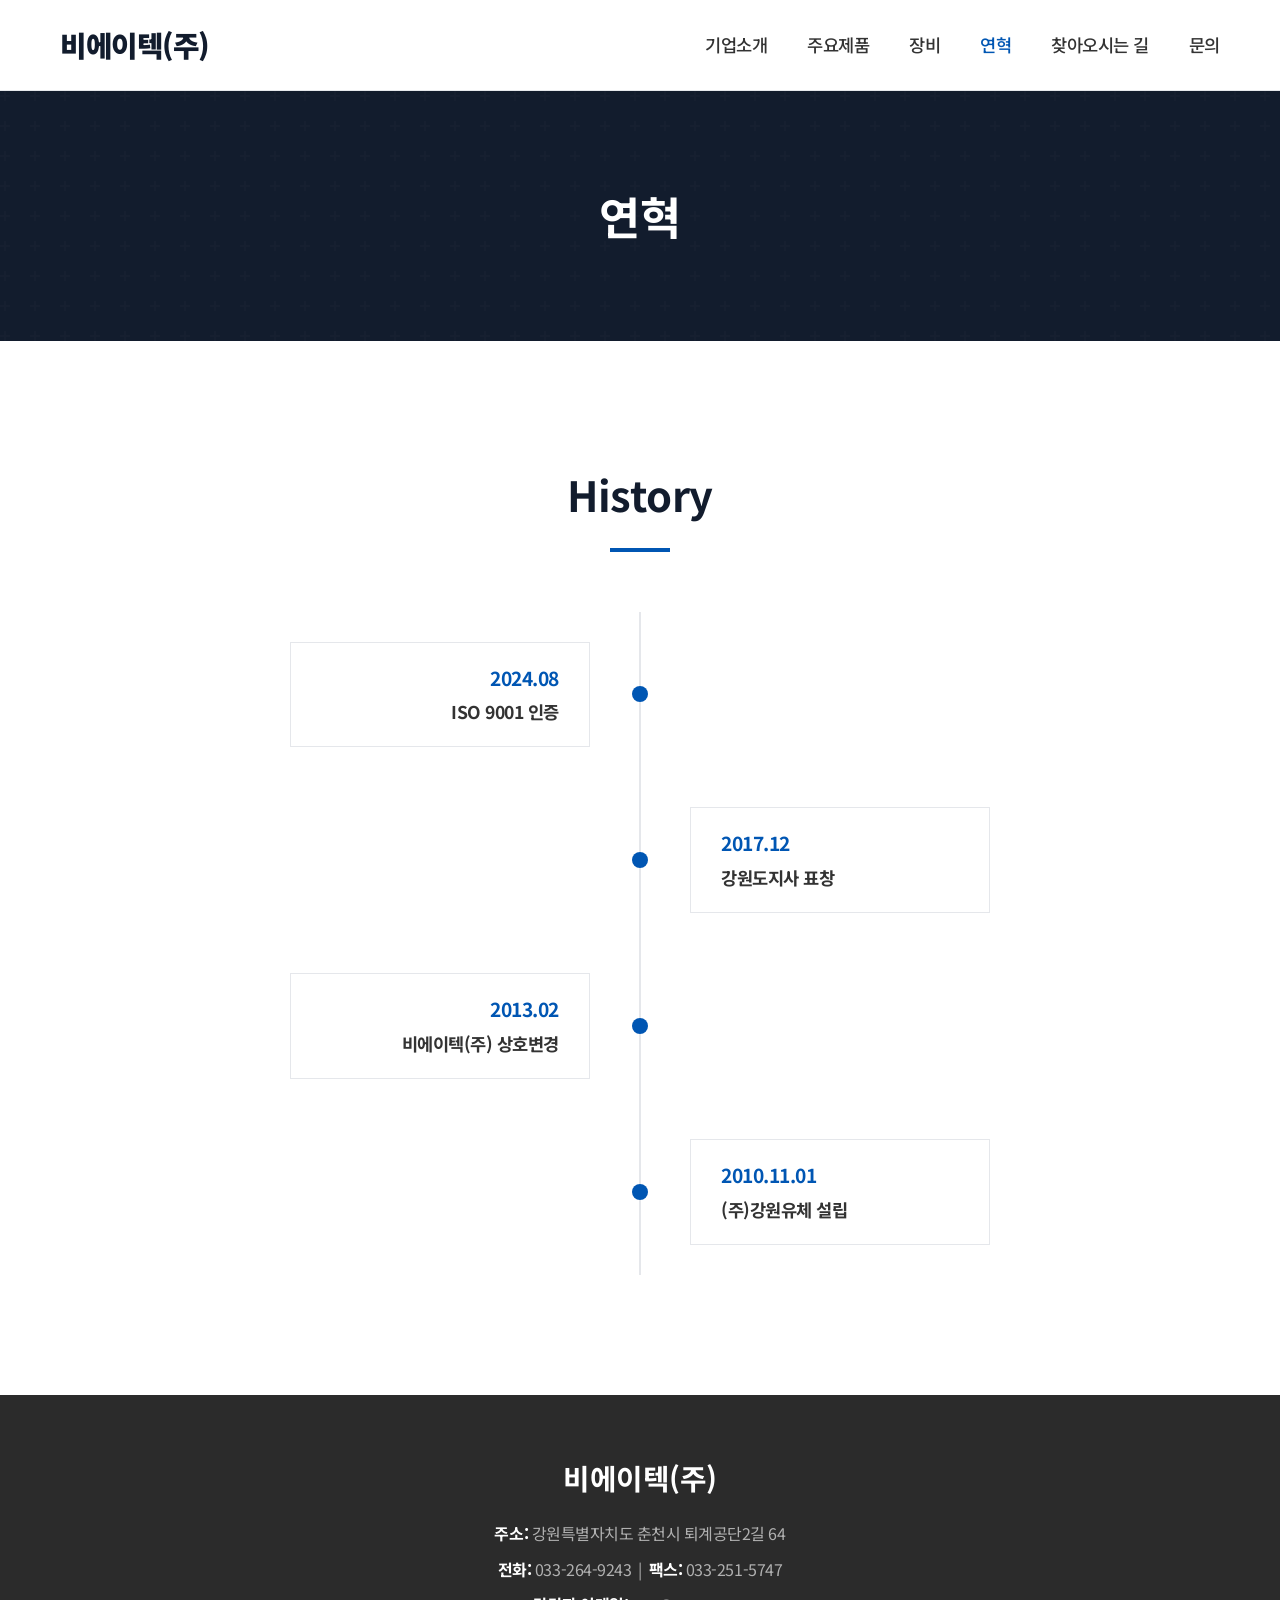
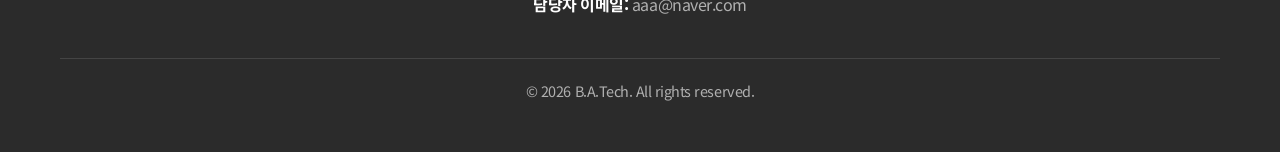
<file: sales_history.html>
<!DOCTYPE html>
<html lang="ko">
<head>
    <meta charset="UTF-8">
    <meta name="viewport" content="width=device-width, initial-scale=1.0">
    <title>연혁 - 비에이텍(주)</title>
    <link rel="stylesheet" href="style.css">
</head>
<body>
    <header class="header">
        <div class="container header-container">
            <div class="logo">
                <a href="index.html">비에이텍(주)</a>
            </div>
            <nav class="gnb">
                <ul>
                    <li><a href="intro.html">기업소개</a></li>
                    <li><a href="product.html">주요제품</a></li>
                    <li><a href="equipment.html">장비</a></li>
                    <li><a href="sales_history.html" style="color:var(--primary-blue)">연혁</a></li>
                    <li><a href="map.html">찾아오시는 길</a></li>
                    <li><a href="inquiry.html">문의</a></li>
                </ul>
            </nav>
            <div class="hamburger">
                <span></span>
                <span></span>
                <span></span>
            </div>
        </div>
    </header>

    <main>
        <div class="page-header">
            <h1>연혁</h1>
        </div>

        <section class="section">
            <div class="container">
                <h2 class="section-title">History</h2>
                <!-- JSON data will be rendered here via script.js -->
                <div id="history-container" class="timeline"></div>
            </div>
        </section>
    </main>

    <footer class="footer">
        <div class="container">
            <div class="footer-info">
                <h2>비에이텍(주)</h2>
                <p><strong>주소:</strong> 강원특별자치도 춘천시 퇴계공단2길 64</p>
                <p><strong>전화:</strong> 033-264-9243 &nbsp;|&nbsp; <strong>팩스:</strong> 033-251-5747</p>
                <p><strong>담당자 이메일:</strong> aaa@naver.com</p>
                <p class="copyright">&copy; 2026 B.A.Tech. All rights reserved.</p>
            </div>
        </div>
    </footer>

    <script src="script.js"></script>
</body>
</html>
</file>
<file: style.css>
@import url('https://fonts.googleapis.com/css2?family=Noto+Sans+KR:wght@300;400;500;700;900&display=swap');

/* Reset and Base Styles */
* {
    margin: 0;
    padding: 0;
    box-sizing: border-box;
}

:root {
    --primary-dark: #121c2d; /* 짙은 네이비 (메인 컬러) */
    --primary-blue: #0056b3; /* 신뢰감을 주는 블루 */
    --bg-white: #ffffff;
    --bg-cool-gray: #f4f6f9; /* 연한 쿨그레이 */
    --text-main: #333333;
    --text-muted: #666666;
    --border-color: #e5e7eb;
}

body {
    font-family: 'Noto Sans KR', sans-serif;
    color: var(--text-main);
    background-color: var(--bg-white);
    line-height: 1.6;
    letter-spacing: -0.03em;
    -webkit-font-smoothing: antialiased;
}

a {
    text-decoration: none;
    color: inherit;
}

ul {
    list-style: none;
}

.container {
    max-width: 1200px;
    margin: 0 auto;
    padding: 0 20px;
}

/* Section Spacing - 넉넉한 padding */
.section {
    padding: 120px 0;
    position: relative;
}

.bg-light {
    background-color: var(--bg-cool-gray);
}

.section-title {
    text-align: center;
    font-size: 2.6rem;
    font-weight: 700;
    color: var(--primary-dark);
    margin-bottom: 60px;
}

.section-title::after {
    content: '';
    display: block;
    width: 60px;
    height: 4px;
    background-color: var(--primary-blue);
    margin: 20px auto 0;
}

/* Header & GNB (Sticky & Hover Effect) */
.header {
    background-color: var(--bg-white);
    border-bottom: 1px solid var(--border-color);
    position: sticky;
    top: 0;
    width: 100%;
    z-index: 1000;
    box-shadow: 0 2px 10px rgba(0,0,0,0.05);
}

.header-container {
    display: flex;
    justify-content: space-between;
    align-items: center;
    height: 90px;
}

.logo a {
    font-size: 1.8rem;
    font-weight: 900;
    color: var(--primary-dark);
    letter-spacing: -0.05em;
}

.gnb ul {
    display: flex;
    gap: 40px;
}

.gnb a {
    font-size: 1.1rem;
    font-weight: 500;
    color: var(--text-main);
    position: relative;
    padding: 10px 0;
    transition: color 0.3s ease;
}

.gnb a:hover {
    color: var(--primary-blue);
}

.gnb a::after {
    content: '';
    position: absolute;
    bottom: 0;
    left: 50%;
    transform: translateX(-50%);
    width: 0;
    height: 3px;
    background-color: var(--primary-blue);
    transition: width 0.3s ease;
}

.gnb a:hover::after {
    width: 100%;
}

.hamburger {
    display: none;
    flex-direction: column;
    cursor: pointer;
    gap: 6px;
    z-index: 1001;
}

.hamburger span {
    width: 30px;
    height: 3px;
    background-color: var(--primary-dark);
    transition: 0.3s;
}

/* Page Header (Subpage Common Banner) */
.page-header {
    height: 250px;
    background-color: var(--primary-dark);
    display: flex;
    align-items: center;
    justify-content: center;
    color: var(--bg-white);
    position: relative;
}

.page-header h1 {
    font-size: 2.8rem;
    font-weight: 700;
    z-index: 1;
}

.page-header::before {
    content: '';
    position: absolute;
    top: 0; left: 0; right: 0; bottom: 0;
    background: url('data:image/svg+xml,%3Csvg width="60" height="60" viewBox="0 0 60 60" xmlns="http://www.w3.org/2000/svg"%3E%3Cg fill="none" fill-rule="evenodd"%3E%3Cg fill="%23ffffff" fill-opacity="0.05"%3E%3Cpath d="M36 34v-4h-2v4h-4v2h4v4h2v-4h4v-2h-4zm0-30V0h-2v4h-4v2h4v4h2V6h4V4h-4zM6 34v-4H4v4H0v2h4v4h2v-4h4v-2H6zM6 4V0H4v4H0v2h4v4h2V6h4V4H6z"/%3E%3C/g%3E%3C/g%3E%3C/svg%3E');
    opacity: 0.3;
}

/* Hero Section (Index Page) */
.hero {
    height: 600px;
    background: linear-gradient(135deg, rgba(18, 28, 45, 0.9), rgba(0, 86, 179, 0.8)), url('https://images.unsplash.com/photo-1581091226825-a6a2a5aee158?ixlib=rb-4.0.3&auto=format&fit=crop&w=1920&q=80') center/cover no-repeat;
    display: flex;
    align-items: center;
    justify-content: center;
    text-align: center;
    color: var(--bg-white);
}

.hero-content {
    width: 100%;
    max-width: 1000px;
    padding: 0 20px;
    animation: fadeInUp 1s ease-out forwards;
}

.hero-content h1 {
    font-size: 3.8rem;
    font-weight: 700;
    margin-bottom: 20px;
    line-height: 1.3;
}

.hero-content p {
    font-size: 1.4rem;
    font-weight: 300;
    color: #e0e0e0;
    margin-bottom: 60px;
}

.hero-stats {
    display: grid;
    grid-template-columns: repeat(3, 1fr);
    gap: 30px;
    max-width: 900px;
    margin: 0 auto;
}

.stat-item {
    background: rgba(18, 28, 45, 0.7);
    border: 1px solid rgba(255, 255, 255, 0.1);
    border-radius: 4px;
    padding: 30px 20px;
    text-align: center;
}

.stat-label {
    display: block;
    font-size: 1.1rem;
    font-weight: 400;
    color: #cccccc;
    margin-bottom: 10px;
}

.stat-num {
    display: block;
    font-size: 3.2rem;
    font-weight: 700;
    color: var(--bg-white);
    line-height: 1;
}

.stat-unit {
    font-size: 1.4rem;
    font-weight: 400;
    margin-left: 5px;
}

/* Landing Grid */
.landing-grid {
    display: grid;
    grid-template-columns: repeat(auto-fit, minmax(300px, 1fr));
    gap: 40px;
    margin-top: 50px;
}

.landing-card {
    background: var(--bg-white);
    padding: 50px 40px;
    text-align: center;
    border: 1px solid var(--border-color);
    transition: transform 0.3s;
}

.landing-card:hover {
    transform: translateY(-5px);
    box-shadow: 0 10px 30px rgba(0,0,0,0.05);
    border-color: var(--primary-blue);
}

.landing-card h3 {
    font-size: 1.6rem;
    color: var(--primary-dark);
    margin-bottom: 20px;
}

.landing-card p {
    color: var(--text-muted);
    margin-bottom: 30px;
}

.btn-more {
    display: inline-block;
    padding: 12px 30px;
    background-color: var(--primary-dark);
    color: var(--bg-white);
    font-weight: 500;
    transition: background-color 0.3s;
}

.btn-more:hover {
    background-color: var(--primary-blue);
}

/* About Split Section (intro.html) */
.about-split-section {
    display: flex;
    align-items: center;
    gap: 60px;
}

.about-image-col {
    flex: 1;
    min-width: 300px;
}

.about-image-col img {
    width: 100%;
    height: 100%;
    min-height: 400px;
    object-fit: cover;
    border-radius: 12px;
    box-shadow: 0 15px 40px rgba(0, 0, 0, 0.08);
}

.about-text-col {
    flex: 1;
    min-width: 300px;
}

.about-subtitle {
    display: inline-block;
    color: var(--primary-blue);
    font-size: 1rem;
    font-weight: 700;
    margin-bottom: 15px;
    letter-spacing: 1px;
    text-transform: uppercase;
}

.about-main-copy {
    color: var(--primary-dark);
    font-size: 2.4rem;
    font-weight: 800;
    line-height: 1.4;
    margin-bottom: 25px;
    word-break: keep-all;
}

.about-body {
    color: var(--text-muted);
    font-size: 1.15rem;
    line-height: 1.6;
    margin-bottom: 40px;
    word-break: keep-all;
}

.about-actions {
    display: flex;
    gap: 15px;
}

.btn-outline {
    display: inline-block;
    padding: 12px 24px;
    background-color: transparent;
    color: var(--text-main);
    border: 2px solid var(--border-color);
    border-radius: 4px;
    font-weight: 500;
    font-size: 1.05rem;
    transition: all 0.3s ease;
}

.btn-outline:hover {
    border-color: var(--primary-blue);
    color: var(--primary-blue);
    background-color: rgba(0, 86, 179, 0.03);
}

/* Content General */
.content-text {
    text-align: center;
    max-width: 800px;
    margin: 0 auto;
}

.content-text h3 {
    font-size: 2rem;
    color: var(--primary-dark);
    margin-bottom: 20px;
}

.content-text p {
    font-size: 1.15rem;
    color: var(--text-muted);
    word-break: keep-all;
}

.certifications {
    margin-top: 40px;
    display: flex;
    justify-content: center;
    gap: 20px;
}

.cert-badge {
    padding: 10px 24px;
    background: var(--bg-white);
    color: var(--primary-dark);
    border: 1px solid var(--primary-dark);
    font-weight: 500;
}

/* Products Grid */
.products-grid {
    display: grid;
    grid-template-columns: repeat(auto-fill, minmax(280px, 1fr));
    gap: 40px;
}

.product-card {
    background-color: var(--bg-white);
    border: 1px solid var(--border-color);
    text-align: center;
    padding: 50px 30px;
    transition: box-shadow 0.3s;
}

.product-card:hover {
    box-shadow: 0 10px 30px rgba(0,0,0,0.05);
    border-color: var(--primary-blue);
}

.product-icon {
    font-size: 3.5rem;
    color: var(--primary-blue);
    margin-bottom: 20px;
}

.product-title {
    font-size: 1.5rem;
    color: var(--primary-dark);
    font-weight: 700;
}

.btn-manual {
    display: inline-block;
    margin-top: 20px;
    padding: 10px 20px;
    border: 1px solid var(--border-color);
    color: var(--text-muted);
    transition: all 0.3s;
}

.btn-manual:hover {
    background-color: var(--primary-blue);
    color: var(--bg-white);
    border-color: var(--primary-blue);
}

/* Timeline */
.timeline {
    position: relative;
    max-width: 800px;
    margin: 0 auto;
}

.timeline::after {
    content: '';
    position: absolute;
    width: 2px;
    background-color: var(--border-color);
    top: 0; bottom: 0; left: 50%;
    margin-left: -1px;
}

.timeline-item {
    padding: 30px 50px;
    position: relative;
    width: 50%;
}

.timeline-item::after {
    content: '';
    position: absolute;
    width: 16px; height: 16px;
    background-color: var(--primary-blue);
    border-radius: 50%;
    top: 50%; transform: translateY(-50%);
    z-index: 1;
}

.left { left: 0; text-align: right; }
.right { left: 50%; }

.left::after { right: -8px; }
.right::after { left: -8px; }

.timeline-content {
    background: var(--bg-white);
    padding: 20px 30px;
    border: 1px solid var(--border-color);
}

.timeline-date {
    display: block;
    color: var(--primary-blue);
    font-weight: 700;
    font-size: 1.2rem;
    margin-bottom: 5px;
}

.timeline-event {
    font-size: 1.1rem;
    color: var(--text-main);
}

/* Factory & Equipment */
.factory-overview {
    display: flex;
    background: var(--bg-white);
    border: 1px solid var(--border-color);
    margin-bottom: 60px;
    flex-wrap: wrap;
}

.factory-image {
    flex: 1;
    min-width: 300px;
}

.factory-image img {
    width: 100%; height: 100%; object-fit: cover;
}

.factory-details {
    flex: 1;
    padding: 50px;
    min-width: 300px;
}

.factory-details h3 {
    color: var(--primary-dark);
    font-size: 1.8rem;
    margin-bottom: 20px;
}

.factory-details p {
    color: var(--text-muted);
    margin-bottom: 30px;
}

.factory-details ul li {
    padding: 15px 0;
    border-bottom: 1px solid var(--border-color);
    display: flex;
    justify-content: space-between;
}

.subsection-title {
    font-size: 1.8rem;
    color: var(--primary-dark);
    margin-bottom: 30px;
    padding-bottom: 15px;
    border-bottom: 2px solid var(--primary-dark);
}

.equipment-grid {
    display: grid;
    grid-template-columns: repeat(auto-fit, minmax(300px, 1fr));
    gap: 30px;
}

.equipment-card {
    background: var(--bg-white);
    border: 1px solid var(--border-color);
}

.equipment-img-box {
    height: 240px;
    background: var(--bg-cool-gray);
}

.equipment-img-box img {
    width: 100%; height: 100%; object-fit: cover;
}

.equipment-info {
    padding: 25px;
}

.equipment-info h4 {
    font-size: 1.3rem;
    color: var(--primary-dark);
    margin-bottom: 10px;
}

/* Contact & Map */
.address-text {
    text-align: center;
    font-size: 1.2rem;
    margin-bottom: 40px;
    color: var(--text-main);
}

.map-container {
    height: 500px;
    background: var(--bg-cool-gray);
    border: 1px solid var(--border-color);
}

.contact-form {
    max-width: 700px;
    margin: 0 auto;
    background: var(--bg-white);
    padding: 50px;
    border: 1px solid var(--border-color);
}

.form-group {
    margin-bottom: 25px;
}

.form-group label {
    display: block;
    margin-bottom: 10px;
    font-weight: 500;
}

.form-group input, .form-group textarea {
    width: 100%;
    padding: 15px;
    border: 1px solid var(--border-color);
    background: var(--bg-white);
    font-family: inherit;
    font-size: 1rem;
}

.form-group input:focus, .form-group textarea:focus {
    outline: none;
    border-color: var(--primary-blue);
}

.submit-btn {
    width: 100%;
    padding: 18px;
    background-color: var(--primary-dark);
    color: var(--bg-white);
    border: none;
    font-size: 1.1rem;
    font-weight: 500;
    cursor: pointer;
    transition: background-color 0.3s;
}

.submit-btn:hover {
    background-color: var(--primary-blue);
}

/* Footer */
.footer {
    background-color: #2b2b2b;
    color: #ffffff;
    padding: 60px 0 40px;
}

.footer-info {
    text-align: center;
}

.footer-info h2 {
    font-size: 1.8rem;
    margin-bottom: 20px;
    font-weight: 700;
}

.footer-info p {
    color: #b0b0b0;
    margin-bottom: 10px;
}

.footer-info strong {
    color: #ffffff;
}

.copyright {
    margin-top: 40px;
    padding-top: 20px;
    border-top: 1px solid #444444;
    color: #888888;
    font-size: 0.9rem;
}

/* Animations */
@keyframes fadeInUp {
    from { opacity: 0; transform: translateY(30px); }
    to { opacity: 1; transform: translateY(0); }
}

/* Responsive Media Queries */
@media screen and (max-width: 768px) {
    .hamburger { display: flex; }
    
    .gnb {
        position: fixed;
        top: 90px; left: -100%;
        width: 100%; height: calc(100vh - 90px);
        background-color: var(--bg-white);
        flex-direction: column;
        transition: left 0.3s ease;
        border-top: 1px solid var(--border-color);
    }

    .gnb.active { left: 0; }

    .gnb ul {
        flex-direction: column;
        align-items: center;
        padding-top: 40px;
        gap: 30px;
    }

    .hero {
        height: auto;
        padding: 120px 0;
    }

    .hero-content h1 { font-size: 2.4rem; }
    .hero-content p { font-size: 1.1rem; margin-bottom: 40px; }
    .hero-stats { grid-template-columns: 1fr; gap: 20px; }
    
    .page-header { height: 200px; }
    .page-header h1 { font-size: 2.2rem; }

    .timeline::after { left: 30px; }
    .timeline-item { width: 100%; padding-left: 70px; padding-right: 20px; text-align: left; }
    .timeline-item.right { left: 0; }
    .timeline-item::after { left: 22px !important; }

    .about-split-section {
        flex-direction: column;
        gap: 40px;
    }
    
    .about-main-copy {
        font-size: 2rem;
    }
    
    .about-actions {
        flex-wrap: wrap;
    }
    
    .tab-menu {
        flex-wrap: wrap;
        gap: 5px;
    }
    
    .tab-btn {
        width: calc(50% - 5px);
        text-align: center;
        font-size: 1rem;
        padding: 10px;
    }
    
    .info-table th {
        width: 40%;
    }
}

/* -------------------------------------
   Tab UI & Specific Section Styles
-------------------------------------- */

/* Tab Menu */
.tab-menu {
    display: flex;
    justify-content: center;
    border-bottom: 2px solid var(--border-color);
    margin-bottom: 50px;
    gap: 10px;
}

.tab-btn {
    padding: 15px 30px;
    font-size: 1.15rem;
    font-weight: 500;
    color: var(--text-muted);
    cursor: pointer;
    border-bottom: 3px solid transparent;
    transition: all 0.3s;
    margin-bottom: -2px; /* Overlap border */
}

.tab-btn:hover {
    color: var(--primary-dark);
}

.tab-btn.active {
    color: var(--primary-blue);
    border-bottom-color: var(--primary-blue);
    font-weight: 700;
}

/* Tab Content Container */
.tab-pane {
    display: none;
    animation: fadeIn 0.5s ease forwards;
}

.tab-pane.active {
    display: block;
}

@keyframes fadeIn {
    from { opacity: 0; transform: translateY(10px); }
    to { opacity: 1; transform: translateY(0); }
}

/* Info Table (Tab 1) */
.info-table {
    width: 100%;
    border-collapse: collapse;
    margin-top: 20px;
}

.info-table th, .info-table td {
    padding: 15px;
    border-bottom: 1px solid var(--border-color);
    text-align: left;
    font-size: 1.05rem;
}

.info-table th {
    width: 30%;
    color: var(--primary-dark);
    font-weight: 700;
    background-color: var(--bg-cool-gray);
}

.info-table td {
    color: var(--text-main);
}

/* Intro Timeline (Tab 2) */
.intro-timeline {
    margin-top: 40px;
}

/* Performance Card (Tab 3) */
.performance-card {
    background: var(--bg-white);
    border: 1px solid var(--border-color);
    border-radius: 8px;
    padding: 50px;
    text-align: center;
    max-width: 800px;
    margin: 0 auto;
    box-shadow: 0 10px 30px rgba(0,0,0,0.05);
}

.perf-title {
    font-size: 1.8rem;
    color: var(--primary-dark);
    margin-bottom: 20px;
}

.perf-desc {
    font-size: 1.1rem;
    color: var(--text-muted);
    margin-bottom: 30px;
}

.perf-list {
    display: flex;
    flex-wrap: wrap;
    justify-content: center;
    gap: 15px;
    margin-bottom: 30px;
}

.perf-list li {
    background: var(--bg-cool-gray);
    color: var(--primary-dark);
    padding: 10px 20px;
    border-radius: 30px;
    font-weight: 500;
    font-size: 1.05rem;
}

.perf-footer {
    font-size: 1.15rem;
    font-weight: 700;
    color: var(--primary-blue);
}

/* Cert Grid (Tab 4) */
.cert-grid {
    display: grid;
    grid-template-columns: repeat(auto-fit, minmax(240px, 1fr));
    gap: 30px;
}

.cert-card {
    background: var(--bg-white);
    border: 1px solid var(--border-color);
    border-radius: 8px;
    padding: 40px 20px;
    text-align: center;
    transition: transform 0.3s, box-shadow 0.3s;
}

.cert-card:hover {
    transform: translateY(-5px);
    box-shadow: 0 10px 30px rgba(0,0,0,0.05);
    border-color: var(--primary-blue);
}

.cert-icon {
    font-size: 3rem;
    margin-bottom: 20px;
}

.cert-card h4 {
    font-size: 1.3rem;
    color: var(--primary-dark);
    margin-bottom: 10px;
}

.cert-card p {
    color: var(--text-muted);
}

/* -------------------------------------
   Premium UI Update
-------------------------------------- */

/* Premium Card Style */
.premium-card {
    background: var(--bg-white);
    border-radius: 12px;
    padding: 40px;
    box-shadow: 0 10px 40px rgba(0, 0, 0, 0.08);
    border: 1px solid var(--border-color);
    margin-bottom: 30px;
}

/* Organization Chart */
.org-chart-wrapper {
    padding: 20px;
}

.org-chart {
    display: flex;
    flex-direction: column;
    align-items: center;
}

.org-node {
    background: var(--primary-dark);
    color: var(--bg-white);
    padding: 15px 40px;
    border-radius: 8px;
    font-size: 1.2rem;
    font-weight: 700;
    text-align: center;
    position: relative;
    box-shadow: 0 8px 20px rgba(0, 82, 156, 0.2);
}

.ceo-node {
    margin-bottom: 30px;
}

.ceo-node::after {
    content: '';
    position: absolute;
    bottom: -30px;
    left: 50%;
    transform: translateX(-50%);
    width: 2px;
    height: 30px;
    background-color: var(--border-color);
}

.org-branches {
    display: flex;
    gap: 20px;
    width: 100%;
    max-width: 900px;
    padding-top: 30px;
    position: relative;
}

.org-branches::before {
    content: '';
    position: absolute;
    top: 0;
    left: 16.66%;
    right: 16.66%;
    height: 2px;
    background-color: var(--border-color);
}

.branch-container {
    flex: 1;
    display: flex;
    flex-direction: column;
    align-items: center;
    position: relative;
}

.branch-node {
    width: 100%;
    background: var(--bg-white);
    color: var(--primary-dark);
    border: 2px solid var(--primary-blue);
    position: relative;
    padding: 20px 10px;
    border-radius: 8px;
}

.branch-name {
    font-size: 1.3rem;
    font-weight: 800;
    margin-bottom: 5px;
}

.branch-role {
    font-size: 0.95rem;
    color: var(--text-muted);
}

.branch-node::before {
    content: '';
    position: absolute;
    top: -30px;
    left: 50%;
    transform: translateX(-50%);
    width: 2px;
    height: 30px;
    background-color: var(--border-color);
}

.branch-members {
    display: flex;
    flex-direction: column;
    gap: 10px;
    margin-top: 30px;
    width: 80%;
    position: relative;
}

.branch-members::before {
    content: '';
    position: absolute;
    top: -30px;
    left: 50%;
    transform: translateX(-50%);
    width: 2px;
    height: 30px;
    background-color: var(--border-color);
}

.member-node {
    background: var(--bg-cool-gray);
    color: var(--primary-dark);
    padding: 12px;
    border-radius: 6px;
    text-align: center;
    font-weight: 500;
    border: 1px solid var(--border-color);
    box-shadow: 0 2px 5px rgba(0,0,0,0.02);
}

@media screen and (max-width: 768px) {
    .org-branches {
        flex-direction: column;
        width: 100%;
        gap: 40px;
    }
    .org-branches::before {
        display: none;
    }
    .ceo-node::after {
        height: 20px;
        bottom: -20px;
    }
    .branch-node::before {
        display: none;
    }
    .branch-members::before {
        height: 20px;
        top: -20px;
    }
    .branch-members {
        margin-top: 20px;
    }
}
</file>
